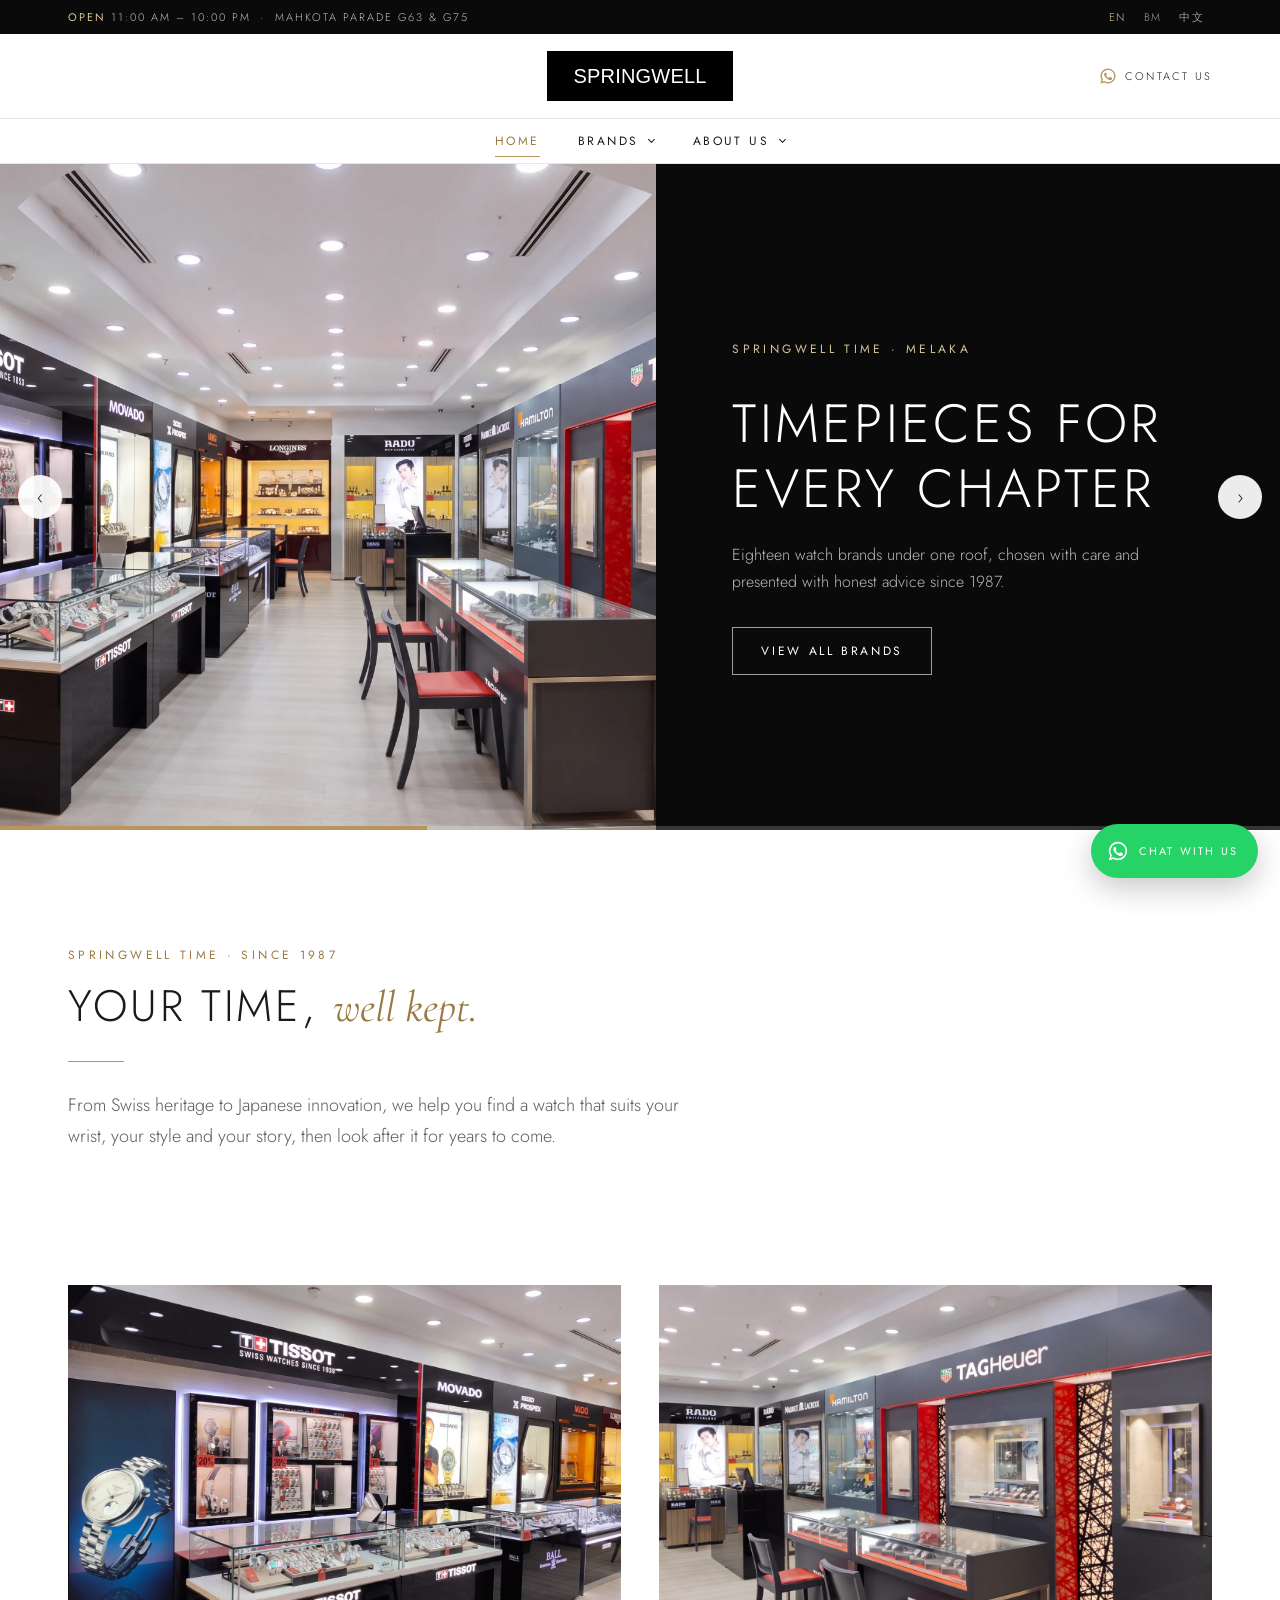
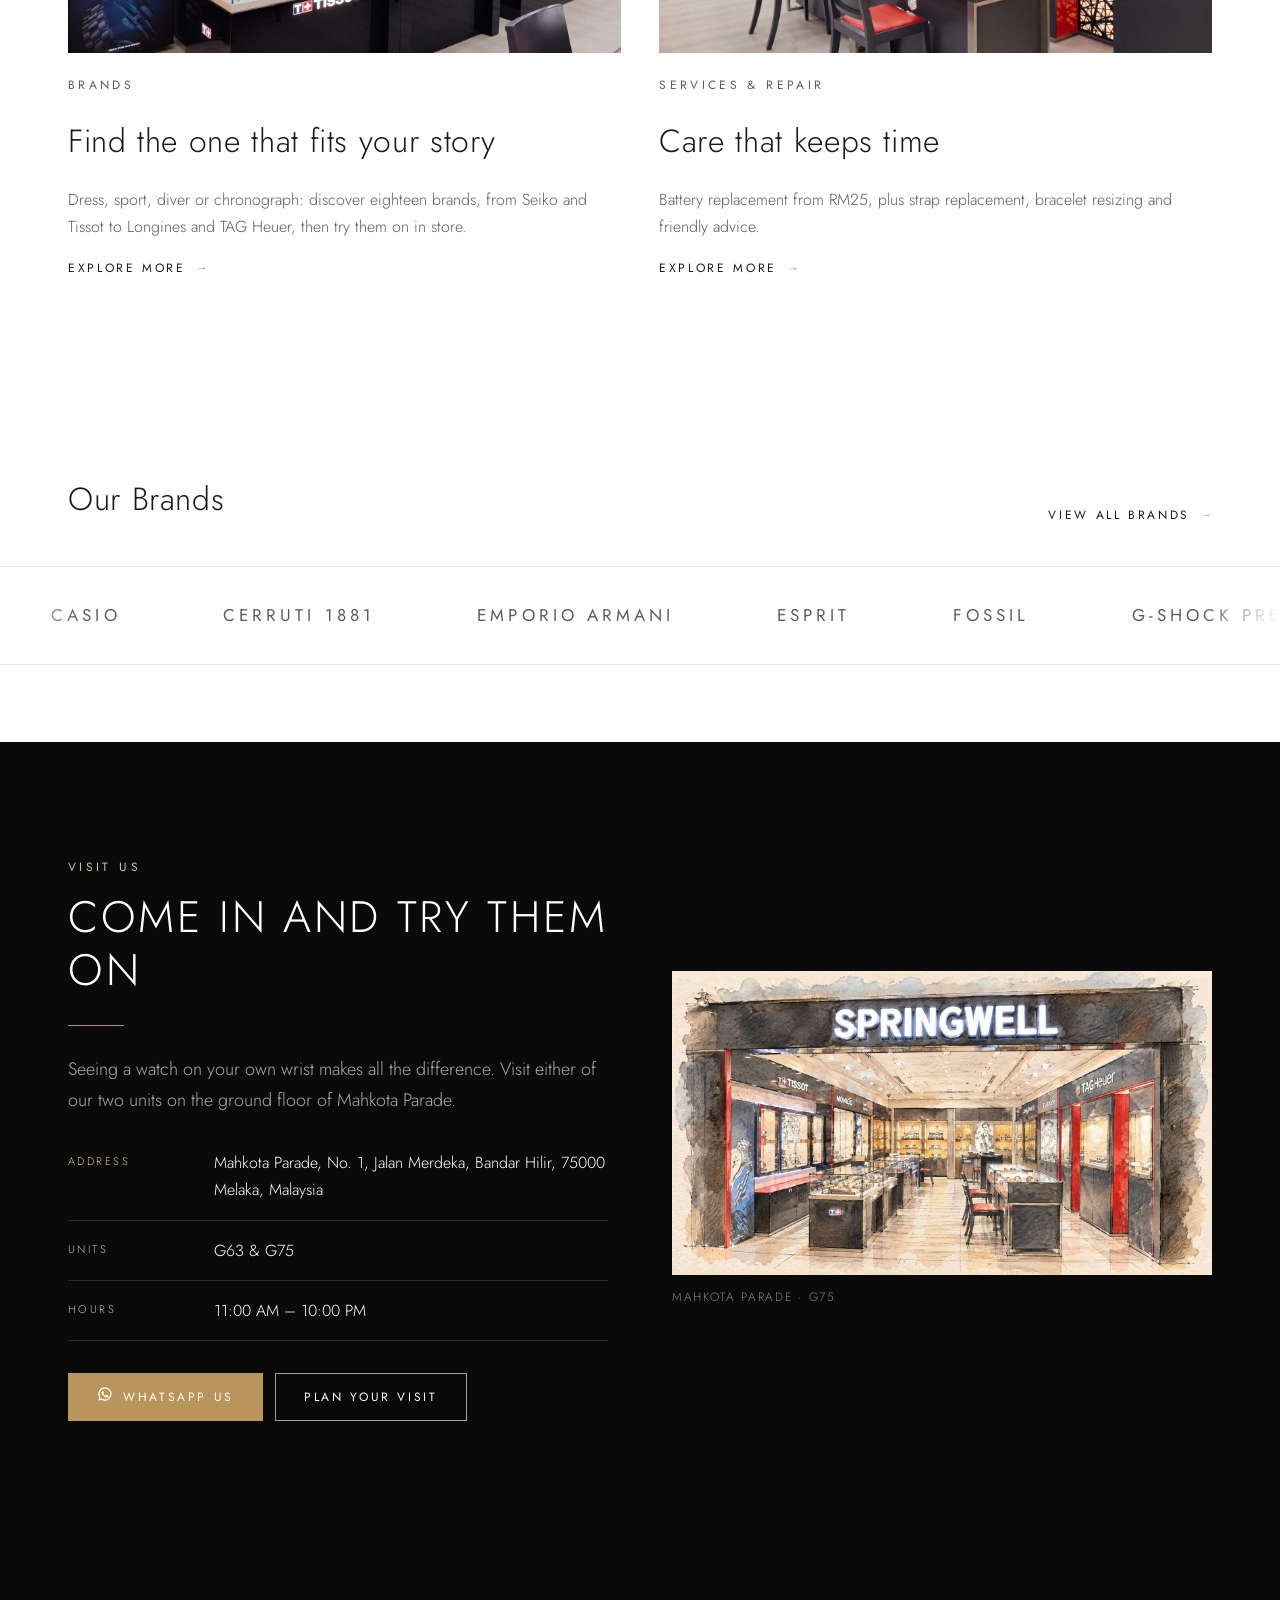
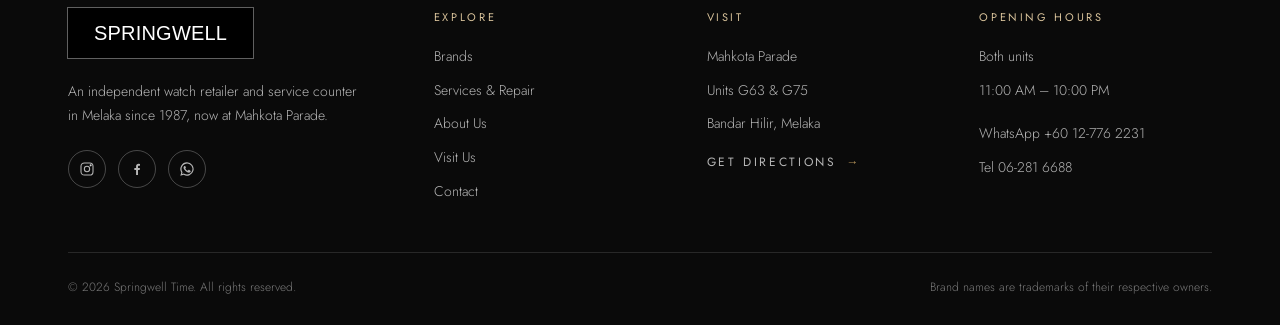
<file: index.html>
<!doctype html>
<html lang="en">
<head>
  <meta charset="utf-8">
  <meta name="viewport" content="width=device-width, initial-scale=1">
  <title>Springwell Time | Watches & Service in Melaka</title>
  <meta name="description" content="Springwell Time — watch retailer and service counter at Mahkota Parade, Melaka. Seiko, Tissot, Longines, TAG Heuer, Rado, Hamilton and more. Battery replacement from RM25.">
  <link rel="icon" href="images/favicon.svg" type="image/svg+xml">
  <link rel="preconnect" href="https://fonts.googleapis.com">
  <link rel="preconnect" href="https://fonts.gstatic.com" crossorigin>
  <link href="https://fonts.googleapis.com/css2?family=Cormorant+Garamond:ital,wght@1,400&family=Jost:wght@300;400&display=swap" rel="stylesheet">
  <link rel="stylesheet" href="css/styles.css">
  <script src="js/config.js" defer></script>
  <script src="js/i18n.js" defer></script>
  <script src="js/data.js" defer></script>
  <script src="js/main.js" defer></script>
</head>
<body data-page="home" data-title="title.home">

<main id="main">

  <!-- HERO SLIDER — to use a photo, add data-img="images/hero-1.jpg" to the .ph element -->
  <section class="hero" aria-roledescription="carousel">
    <div class="hero__track">
      <div class="hero__slide">
        <div class="hero__media"><div class="ph ph--dark" data-img="images/store-g75-photo.webp" data-alt="Inside Springwell Time, unit G75"></div></div>
        <div class="hero__copy">
          <p class="eyebrow" data-i18n="hero.1.eyebrow"></p>
          <h1 class="display" data-i18n="hero.1.title"></h1>
          <p data-i18n="hero.1.text"></p>
          <div><a class="btn btn--light" href="brands.html" data-i18n="cta.viewBrands"></a></div>
        </div>
      </div>
      <div class="hero__slide">
        <div class="hero__media"><div class="ph ph--dark" data-img="images/store-g63-photo.webp" data-alt="Inside Springwell Time, unit G63"></div></div>
        <div class="hero__copy">
          <p class="eyebrow" data-i18n="hero.3.eyebrow"></p>
          <h2 class="display" data-i18n="hero.3.title"></h2>
          <p data-i18n="hero.3.text"></p>
          <div><a class="btn btn--light" href="visit.html" data-i18n="cta.visit"></a></div>
        </div>
      </div>
      <div class="hero__slide">
        <div class="hero__media"><div class="ph ph--dark" data-img="images/service-counter.jpg" data-alt="Inspecting a watch at the Springwell Time service counter"></div></div>
        <div class="hero__copy">
          <p class="eyebrow" data-i18n="hero.2.eyebrow"></p>
          <h2 class="display" data-i18n="hero.2.title"></h2>
          <p data-i18n="hero.2.text"></p>
          <div><a class="btn btn--light" href="services.html" data-i18n="cta.services"></a></div>
        </div>
      </div>
    </div>
    <button class="hero__ctrl hero__ctrl--prev" type="button" aria-label="Previous slide">‹</button>
    <button class="hero__ctrl hero__ctrl--next" type="button" aria-label="Next slide">›</button>
    <div class="hero__progress"></div>
  </section>

  <!-- STATEMENT -->
  <section class="section">
    <div class="wrap statement reveal">
      <p class="eyebrow" data-i18n="home.statement.eyebrow"></p>
      <h2 class="display" data-i18n-html="home.statement"></h2>
      <hr class="rule">
      <p class="lead" data-i18n="home.statement.text"></p>
    </div>
  </section>

  <!-- STORY CARDS -->
  <section class="section" style="padding-top:0">
    <div class="wrap cards-2">
      <a class="card reveal" href="brands.html">
        <div class="ph ratio-3-2" data-img="images/store-tissot.jpg" data-alt="Tissot, Movado, Seiko and Mido displays at Springwell Time"></div>
        <p class="eyebrow" data-i18n="home.card1.eyebrow"></p>
        <h3 class="h2" data-i18n="home.card1.title"></h3>
        <p data-i18n="home.card1.text"></p>
        <span class="link-arrow" data-i18n="cta.explore"></span>
      </a>
      <a class="card reveal" href="services.html">
        <div class="ph ratio-3-2" data-img="images/store-tagheuer.jpg" data-alt="TAG Heuer, Hamilton, Maurice Lacroix and Rado displays at Springwell Time"></div>
        <p class="eyebrow" data-i18n="home.card2.eyebrow"></p>
        <h3 class="h2" data-i18n="home.card2.title"></h3>
        <p data-i18n="home.card2.text"></p>
        <span class="link-arrow" data-i18n="cta.explore"></span>
      </a>
    </div>
  </section>

  <!-- BRANDS STRIP -->
  <section class="section--tight">
    <div class="wrap section-head">
      <h2 class="h2" data-i18n="home.brands.title"></h2>
      <a class="link-arrow" href="brands.html" data-i18n="cta.viewBrands"></a>
    </div>
    <div class="marquee" data-render="marquee"></div>
  </section>

  <!-- VISIT -->
  <section class="section section--black">
    <div class="wrap info-split">
      <div class="reveal">
        <p class="eyebrow" style="color:var(--gold-soft)" data-i18n="home.visit.eyebrow"></p>
        <h2 class="display" data-i18n="home.visit.title"></h2>
        <hr class="rule">
        <p class="lead" data-i18n="home.visit.text"></p>
        <ul class="info-list">
          <li><span class="k" data-i18n="info.address"></span><span data-site="address"></span></li>
          <li><span class="k" data-i18n="info.units"></span><span>G63 &amp; G75</span></li>
          <li><span class="k" data-i18n="info.hours"></span><span data-site="hours"></span></li>
        </ul>
        <div class="btn-row">
          <a class="btn btn--gold" data-wa="wa.general" href="#"><span data-icon="wa"></span><span data-i18n="cta.whatsapp"></span></a>
          <a class="btn btn--light" href="visit.html" data-i18n="cta.visit"></a>
        </div>
      </div>
      <figure class="photo reveal">
        <div class="ph ph--dark ratio-16-9" data-img="images/store-g75.jpg" data-alt="Springwell Time store, unit G75"></div>
        <figcaption>Mahkota Parade · G75</figcaption>
      </figure>
    </div>
  </section>

</main>
</body>
</html>
</file>
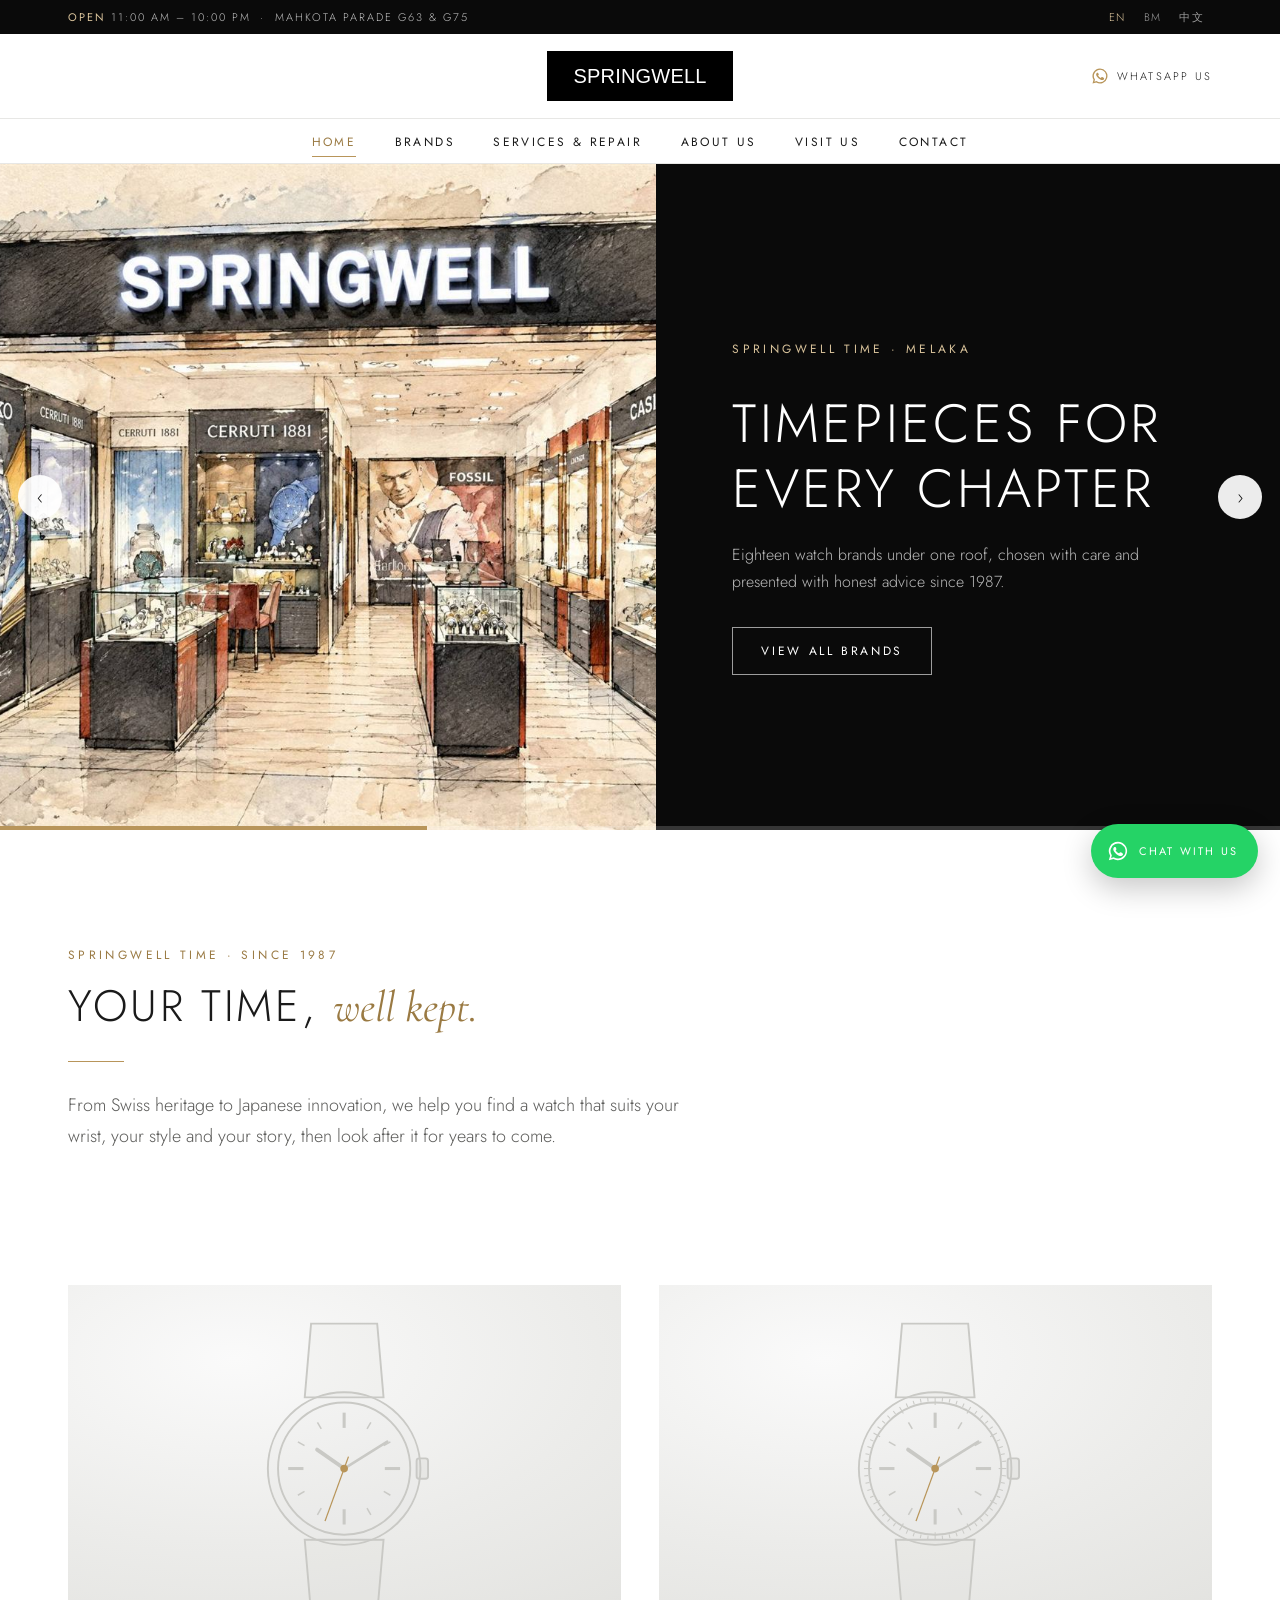
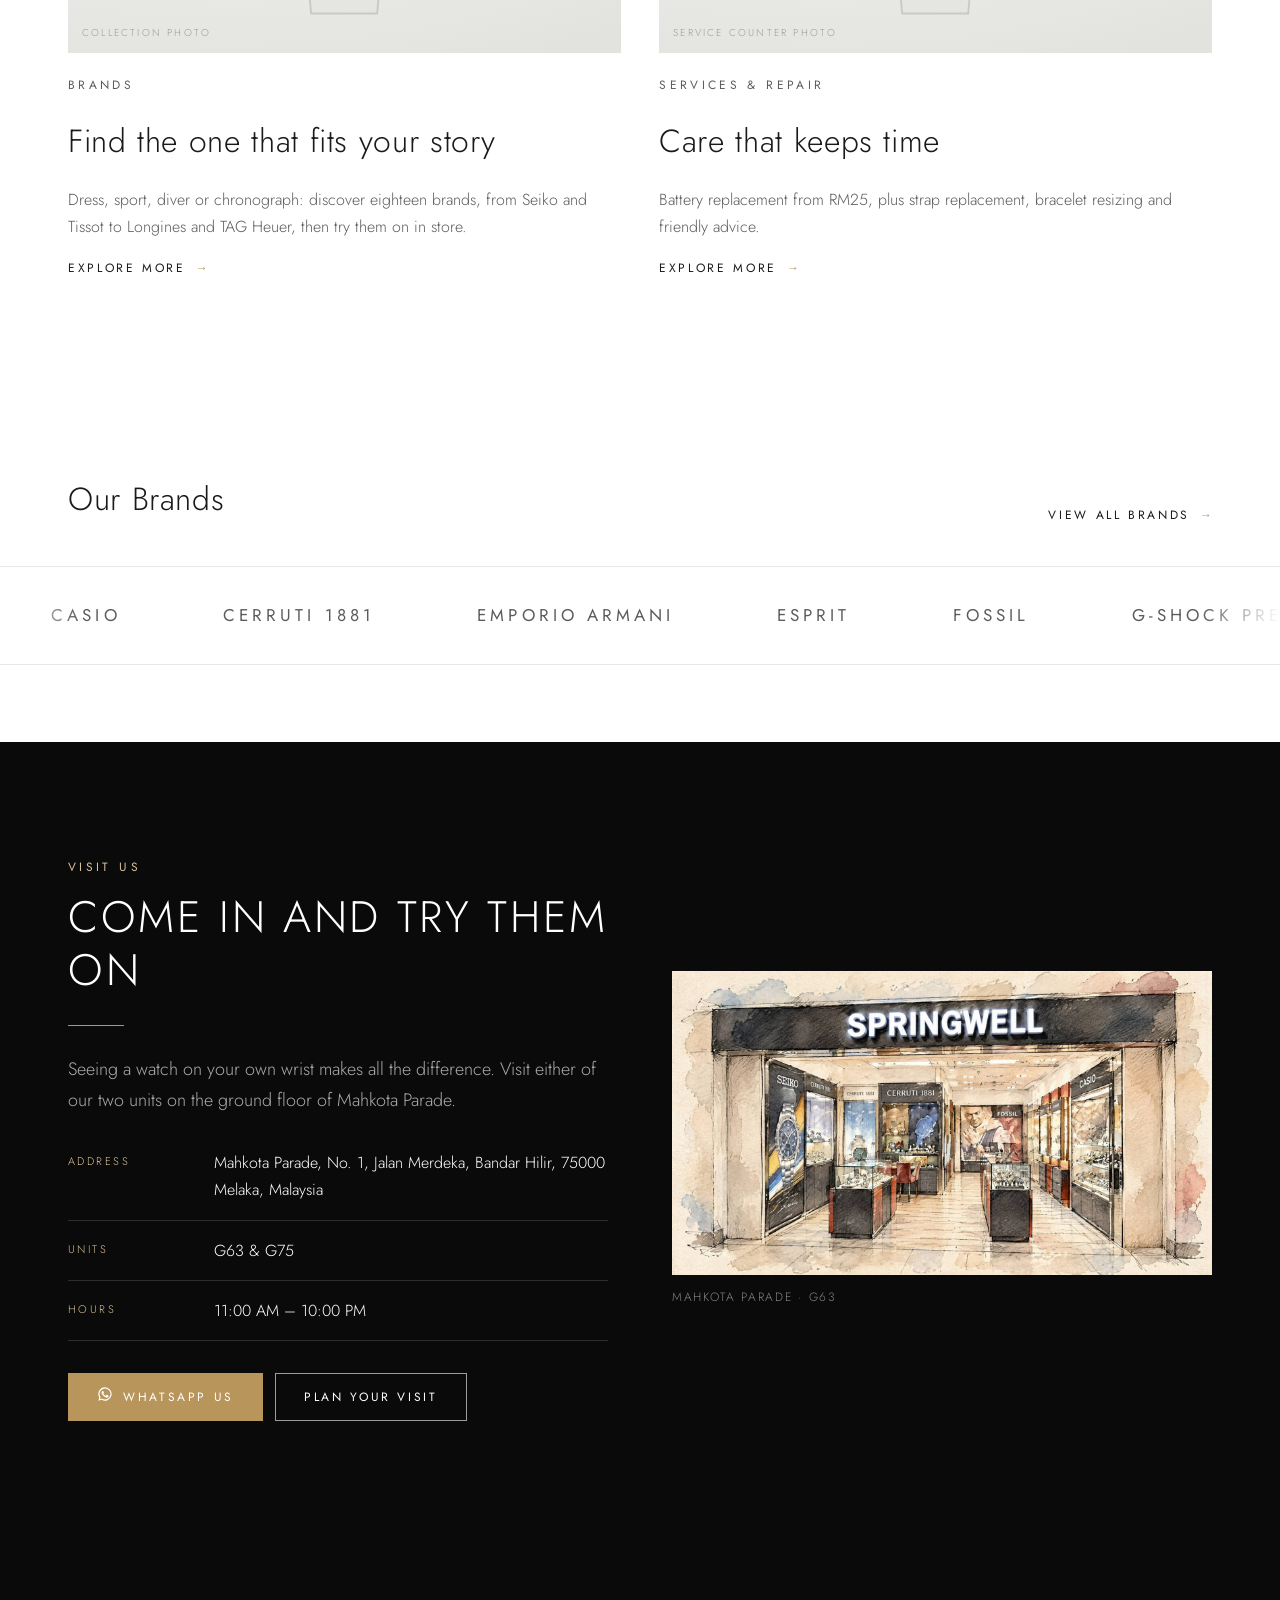
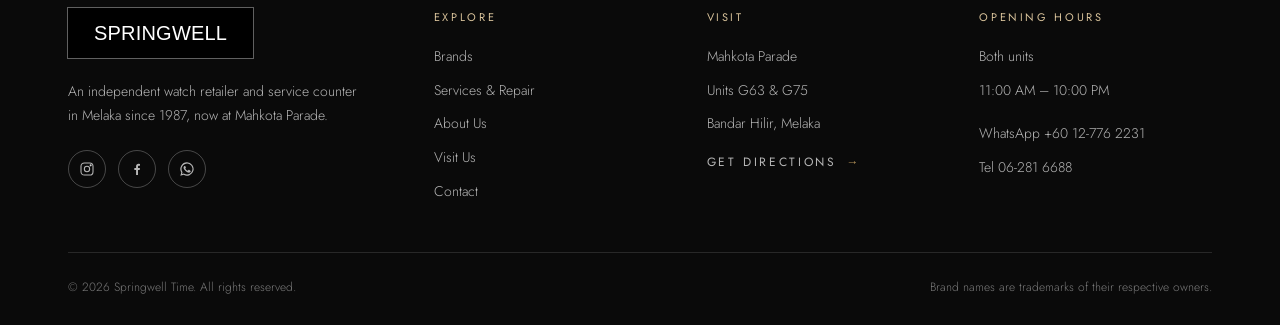
<file: Springwell Website (just website)/index.html>
<!doctype html>
<html lang="en">
<head>
  <meta charset="utf-8">
  <meta name="viewport" content="width=device-width, initial-scale=1">
  <title>Springwell Time | Watches & Service in Melaka</title>
  <meta name="description" content="Springwell Time — watch retailer and service counter at Mahkota Parade, Melaka. Seiko, Tissot, Longines, TAG Heuer, Rado, Hamilton and more. Battery replacement from RM25.">
  <link rel="icon" href="images/favicon.svg" type="image/svg+xml">
  <link rel="preconnect" href="https://fonts.googleapis.com">
  <link rel="preconnect" href="https://fonts.gstatic.com" crossorigin>
  <link href="https://fonts.googleapis.com/css2?family=Cormorant+Garamond:ital,wght@1,400&family=Jost:wght@300;400&display=swap" rel="stylesheet">
  <link rel="stylesheet" href="css/styles.css">
  <script src="js/config.js" defer></script>
  <script src="js/i18n.js" defer></script>
  <script src="js/data.js" defer></script>
  <script src="js/main.js" defer></script>
</head>
<body data-page="home" data-title="title.home">

<main id="main">

  <!-- HERO SLIDER — to use a photo, add data-img="images/hero-1.jpg" to the .ph element -->
  <section class="hero" aria-roledescription="carousel">
    <div class="hero__track">
      <div class="hero__slide">
        <div class="hero__media"><div class="ph ph--dark" data-img="images/store-g63.jpg" data-alt="Springwell Time store, unit G63"></div></div>
        <div class="hero__copy">
          <p class="eyebrow" data-i18n="hero.1.eyebrow"></p>
          <h1 class="display" data-i18n="hero.1.title"></h1>
          <p data-i18n="hero.1.text"></p>
          <div><a class="btn btn--light" href="brands.html" data-i18n="cta.viewBrands"></a></div>
        </div>
      </div>
      <div class="hero__slide">
        <div class="hero__media"><div class="ph ph--dark" data-img="images/service-counter.jpg" data-alt="Inspecting a watch at the Springwell Time service counter"></div></div>
        <div class="hero__copy">
          <p class="eyebrow" data-i18n="hero.2.eyebrow"></p>
          <h2 class="display" data-i18n="hero.2.title"></h2>
          <p data-i18n="hero.2.text"></p>
          <div><a class="btn btn--light" href="services.html" data-i18n="cta.services"></a></div>
        </div>
      </div>
      <div class="hero__slide">
        <div class="hero__media"><div class="ph ph--dark" data-img="images/store-g75.jpg" data-alt="Springwell Time store at Mahkota Parade"></div></div>
        <div class="hero__copy">
          <p class="eyebrow" data-i18n="hero.3.eyebrow"></p>
          <h2 class="display" data-i18n="hero.3.title"></h2>
          <p data-i18n="hero.3.text"></p>
          <div><a class="btn btn--light" href="visit.html" data-i18n="cta.visit"></a></div>
        </div>
      </div>
    </div>
    <button class="hero__ctrl hero__ctrl--prev" type="button" aria-label="Previous slide">‹</button>
    <button class="hero__ctrl hero__ctrl--next" type="button" aria-label="Next slide">›</button>
    <div class="hero__progress"></div>
  </section>

  <!-- STATEMENT -->
  <section class="section">
    <div class="wrap statement reveal">
      <p class="eyebrow" data-i18n="home.statement.eyebrow"></p>
      <h2 class="display" data-i18n-html="home.statement"></h2>
      <hr class="rule">
      <p class="lead" data-i18n="home.statement.text"></p>
    </div>
  </section>

  <!-- STORY CARDS -->
  <section class="section" style="padding-top:0">
    <div class="wrap cards-2">
      <a class="card reveal" href="brands.html">
        <div class="ph ratio-3-2" data-ph="Collection photo" data-img=""></div>
        <p class="eyebrow" data-i18n="home.card1.eyebrow"></p>
        <h3 class="h2" data-i18n="home.card1.title"></h3>
        <p data-i18n="home.card1.text"></p>
        <span class="link-arrow" data-i18n="cta.explore"></span>
      </a>
      <a class="card reveal" href="services.html">
        <div class="ph ratio-3-2" data-ph="Service counter photo" data-variant="1" data-img=""></div>
        <p class="eyebrow" data-i18n="home.card2.eyebrow"></p>
        <h3 class="h2" data-i18n="home.card2.title"></h3>
        <p data-i18n="home.card2.text"></p>
        <span class="link-arrow" data-i18n="cta.explore"></span>
      </a>
    </div>
  </section>

  <!-- BRANDS STRIP -->
  <section class="section--tight">
    <div class="wrap section-head">
      <h2 class="h2" data-i18n="home.brands.title"></h2>
      <a class="link-arrow" href="brands.html" data-i18n="cta.viewBrands"></a>
    </div>
    <div class="marquee" data-render="marquee"></div>
  </section>

  <!-- VISIT -->
  <section class="section section--black">
    <div class="wrap info-split">
      <div class="reveal">
        <p class="eyebrow" style="color:var(--gold-soft)" data-i18n="home.visit.eyebrow"></p>
        <h2 class="display" data-i18n="home.visit.title"></h2>
        <hr class="rule">
        <p class="lead" data-i18n="home.visit.text"></p>
        <ul class="info-list">
          <li><span class="k" data-i18n="info.address"></span><span data-site="address"></span></li>
          <li><span class="k" data-i18n="info.units"></span><span>G63 &amp; G75</span></li>
          <li><span class="k" data-i18n="info.hours"></span><span data-site="hours"></span></li>
        </ul>
        <div class="btn-row">
          <a class="btn btn--gold" data-wa="wa.general" href="#"><span data-icon="wa"></span><span data-i18n="cta.whatsapp"></span></a>
          <a class="btn btn--light" href="visit.html" data-i18n="cta.visit"></a>
        </div>
      </div>
      <figure class="photo reveal">
        <div class="ph ph--dark ratio-16-9" data-img="images/store-g63.jpg" data-alt="Springwell Time store, unit G63"></div>
        <figcaption>Mahkota Parade · G63</figcaption>
      </figure>
    </div>
  </section>

</main>
</body>
</html>
</file>
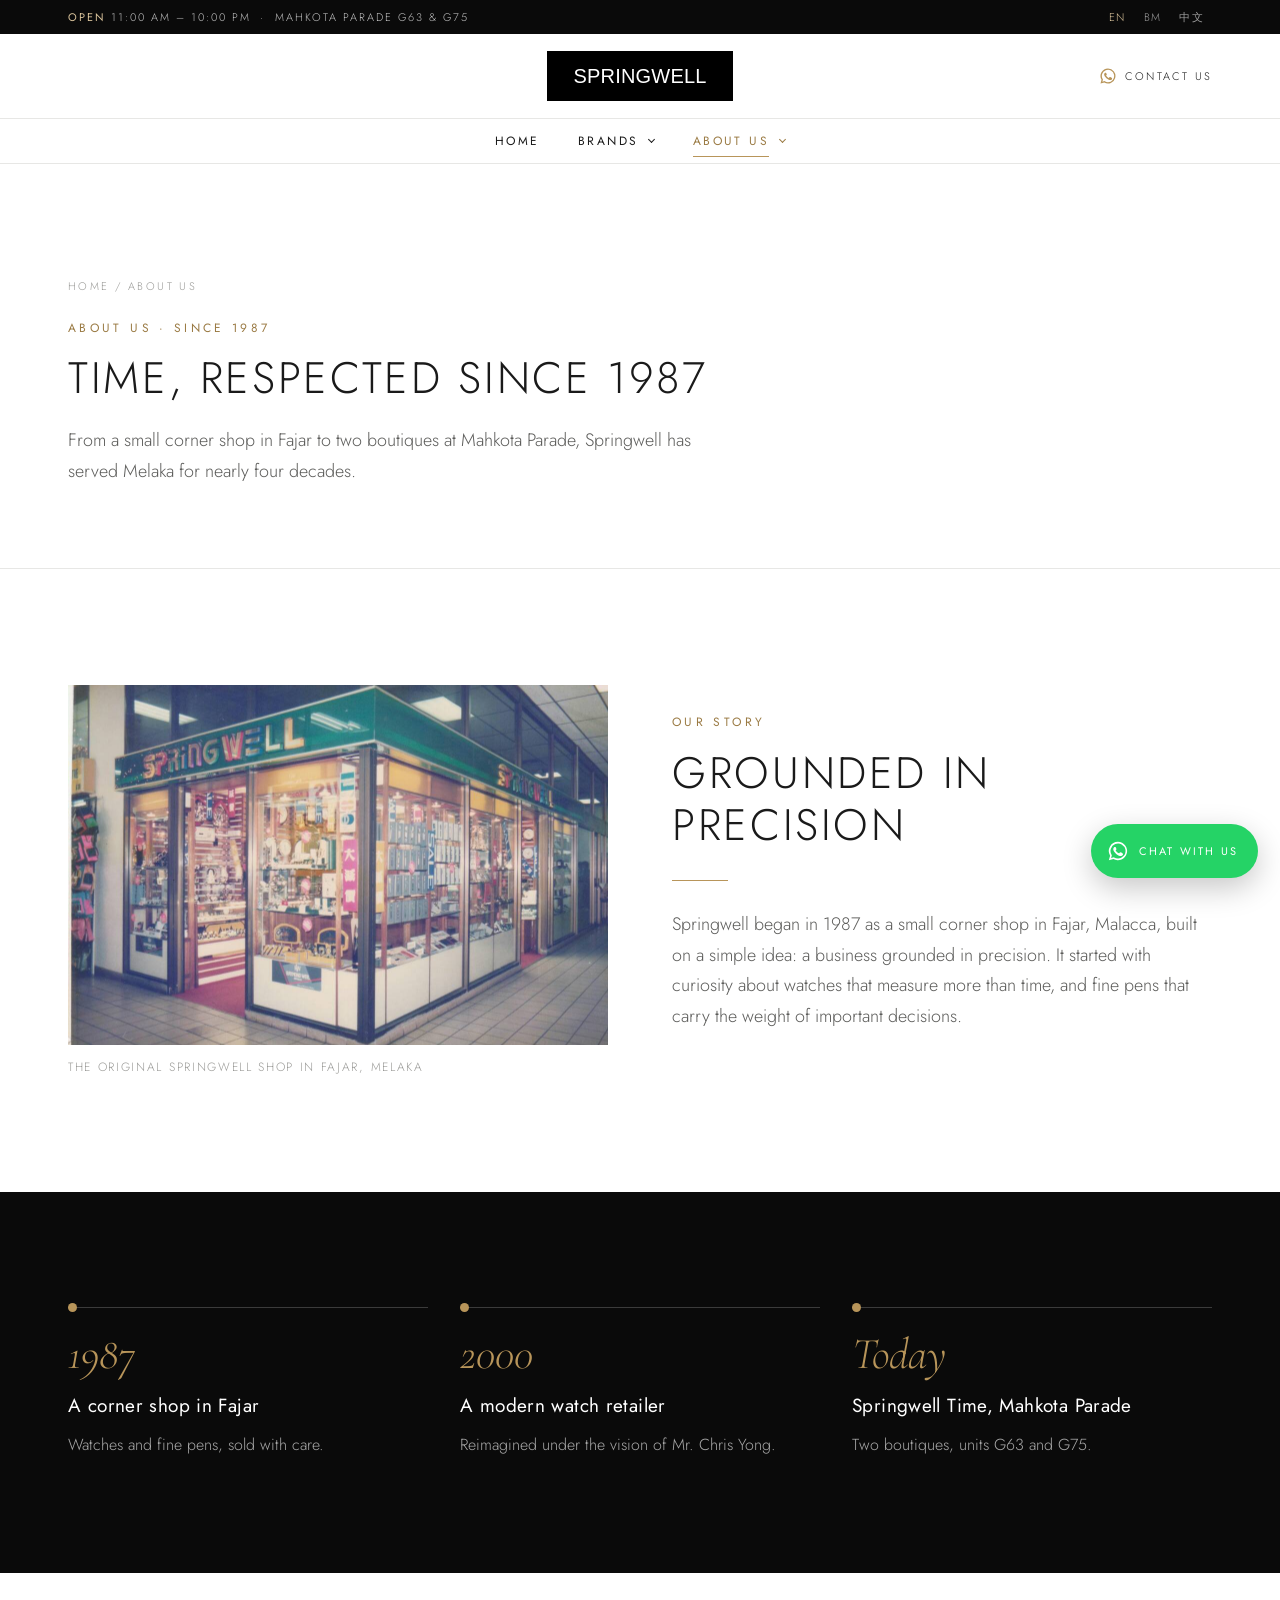
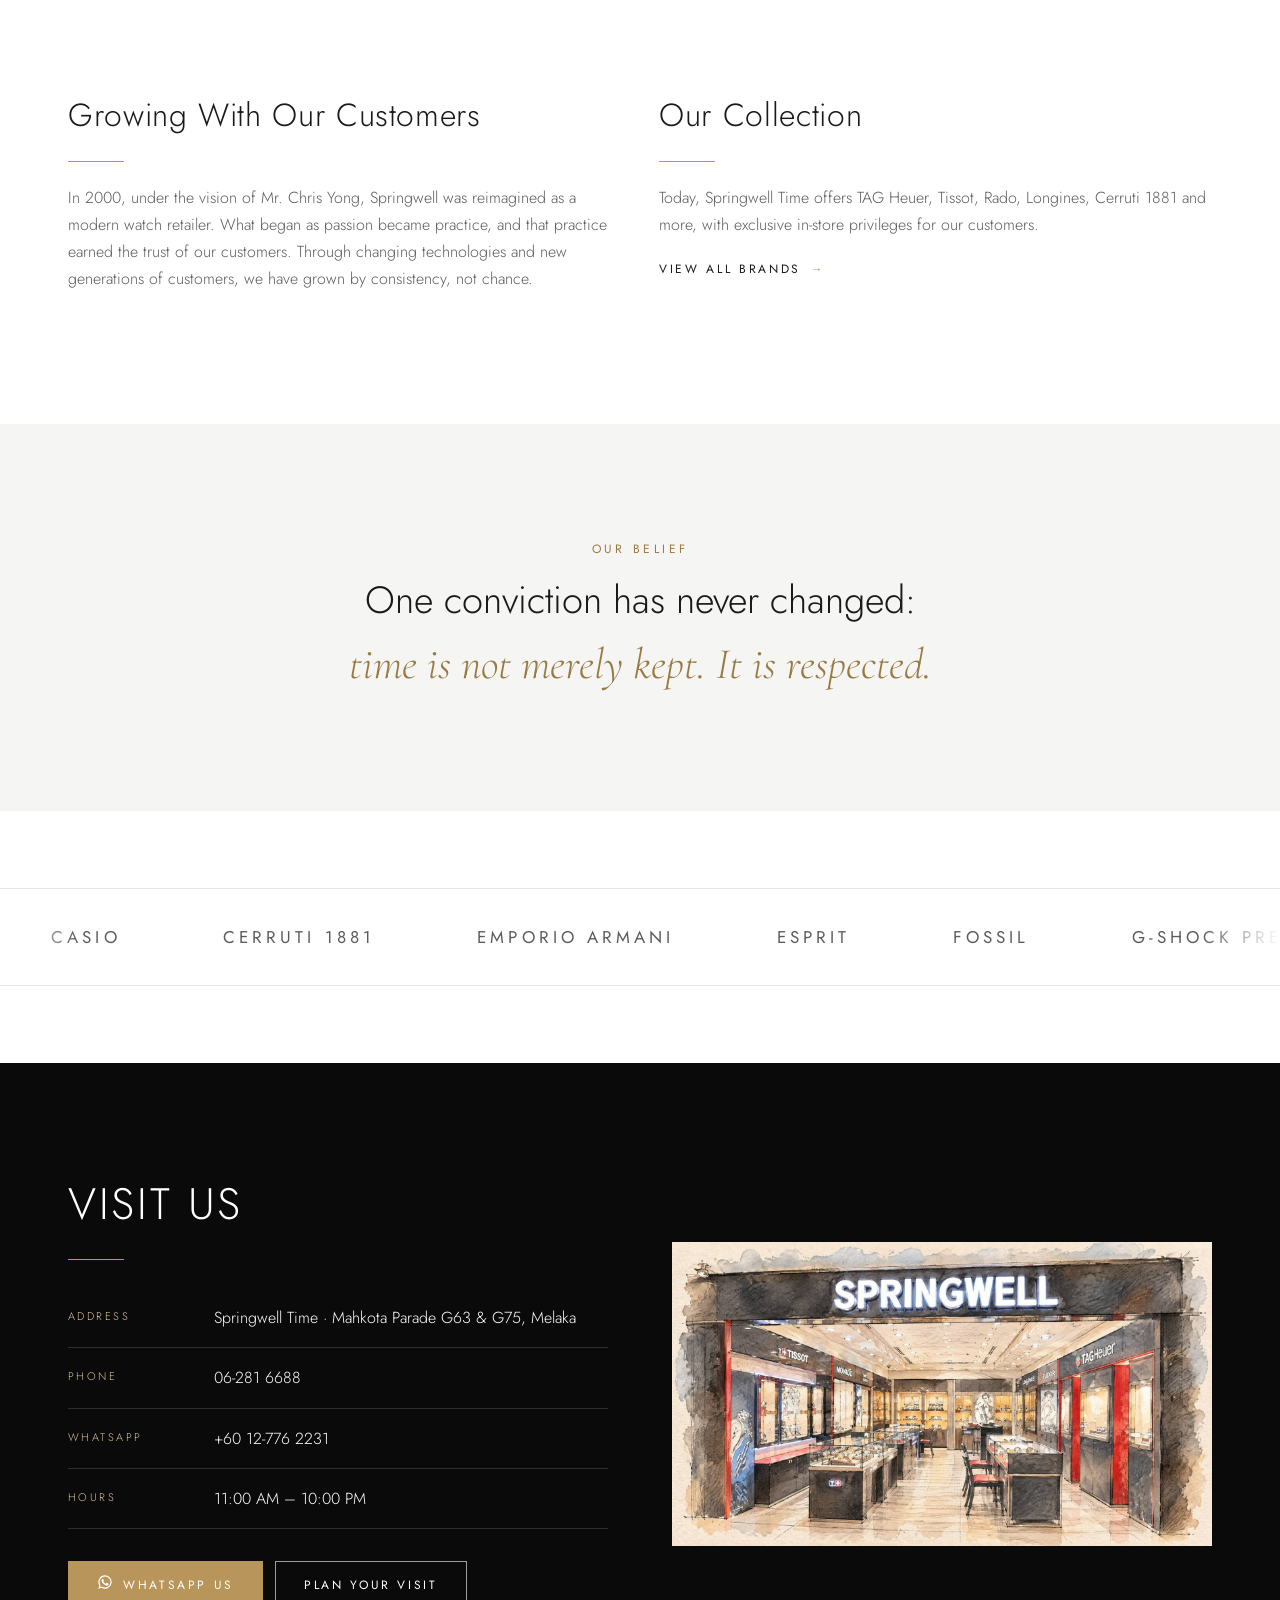
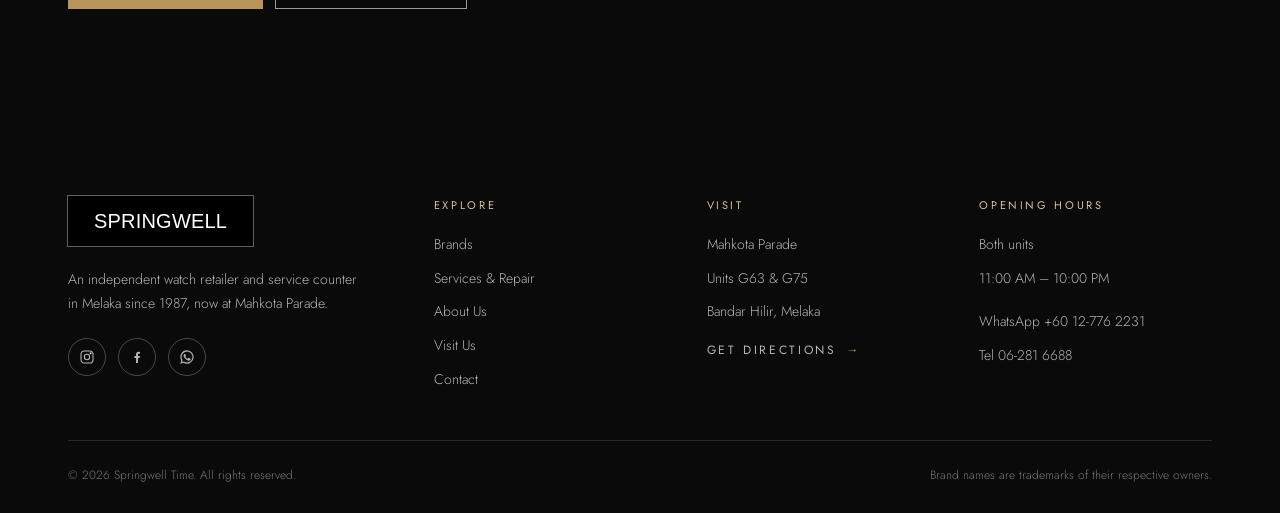
<file: about.html>
<!doctype html>
<html lang="en">
<head>
  <meta charset="utf-8">
  <meta name="viewport" content="width=device-width, initial-scale=1">
  <title>About Us | Springwell Time</title>
  <meta name="description" content="Springwell began in 1987 as a small corner shop in Fajar, Melaka. Today Springwell Time is a watch retailer at Mahkota Parade, Melaka.">
  <link rel="icon" href="images/favicon.svg" type="image/svg+xml">
  <link rel="preconnect" href="https://fonts.googleapis.com">
  <link rel="preconnect" href="https://fonts.gstatic.com" crossorigin>
  <link href="https://fonts.googleapis.com/css2?family=Cormorant+Garamond:ital,wght@1,400&family=Jost:wght@300;400&display=swap" rel="stylesheet">
  <link rel="stylesheet" href="css/styles.css">
  <script src="js/config.js" defer></script>
  <script src="js/i18n.js" defer></script>
  <script src="js/data.js" defer></script>
  <script src="js/main.js" defer></script>
</head>
<body data-page="about" data-title="title.about">

<main id="main">
  <section class="page-hero">
    <div class="wrap">
      <p class="crumbs"><a href="index.html" data-i18n="nav.home"></a> / <span data-i18n="nav.about"></span></p>
      <p class="eyebrow" data-i18n="about.hero.eyebrow"></p>
      <h1 class="display" data-i18n="about.hero.title"></h1>
      <p class="lead" data-i18n="about.hero.lead"></p>
    </div>
  </section>

  <!-- OUR STORY -->
  <section class="section">
    <div class="wrap info-split">
      <figure class="photo reveal">
        <div class="ph ratio-3-2" data-img="images/about-fajar-1987.jpg" data-alt="The original Springwell shop in Fajar, Melaka"></div>
        <figcaption data-i18n="about.photo.caption"></figcaption>
      </figure>
      <div class="reveal">
        <p class="eyebrow" data-i18n="about.story.eyebrow"></p>
        <h2 class="display" data-i18n="about.story.title"></h2>
        <hr class="rule">
        <p class="lead" data-i18n="about.story.p1"></p>
      </div>
    </div>
  </section>

  <!-- TIMELINE -->
  <section class="section section--black">
    <div class="wrap">
      <ol class="timeline">
        <li class="reveal"><span class="timeline__year">1987</span><h3 class="h3" data-i18n="about.t1.title"></h3><p data-i18n="about.t1.text"></p></li>
        <li class="reveal"><span class="timeline__year">2000</span><h3 class="h3" data-i18n="about.t2.title"></h3><p data-i18n="about.t2.text"></p></li>
        <li class="reveal"><span class="timeline__year" data-i18n="about.t3.year"></span><h3 class="h3" data-i18n="about.t3.title"></h3><p data-i18n="about.t3.text"></p></li>
      </ol>
    </div>
  </section>

  <!-- GROWING + COLLECTION -->
  <section class="section">
    <div class="wrap cards-2">
      <div class="reveal">
        <h2 class="h2" data-i18n="about.grow.title"></h2>
        <hr class="rule" style="margin:0 0 22px">
        <p class="muted" data-i18n="about.grow.text"></p>
      </div>
      <div class="reveal">
        <h2 class="h2" data-i18n="about.coll.title"></h2>
        <hr class="rule" style="margin:0 0 22px">
        <p class="muted" data-i18n="about.coll.text"></p>
        <a class="link-arrow" href="brands.html" data-i18n="cta.viewBrands"></a>
      </div>
    </div>
  </section>

  <!-- BELIEF -->
  <section class="section section--grey">
    <div class="wrap belief reveal">
      <p class="eyebrow" data-i18n="about.belief.eyebrow"></p>
      <p class="belief__quote" data-i18n-html="about.belief"></p>
    </div>
  </section>

  <section class="section--tight">
    <div class="marquee" data-render="marquee"></div>
  </section>

  <!-- VISIT -->
  <section class="section section--black">
    <div class="wrap info-split">
      <div class="reveal">
        <h2 class="display" data-i18n="about.visit.title"></h2>
        <hr class="rule">
        <ul class="info-list">
          <li><span class="k" data-i18n="info.address"></span><span>Springwell Time · Mahkota Parade G63 &amp; G75, Melaka</span></li>
          <li><span class="k" data-i18n="info.phone"></span><a data-tel href="#"></a></li>
          <li><span class="k" data-i18n="info.whatsapp"></span><a data-wa="wa.general" href="#" data-site="phoneDisplay"></a></li>
          <li><span class="k" data-i18n="info.hours"></span><span data-site="hours"></span></li>
        </ul>
        <div class="btn-row">
          <a class="btn btn--gold" data-wa="wa.general" href="#"><span data-icon="wa"></span><span data-i18n="cta.whatsapp"></span></a>
          <a class="btn btn--light" href="visit.html" data-i18n="cta.visit"></a>
        </div>
      </div>
      <div class="ph ph--dark ratio-16-9 reveal" data-img="images/store-g75.jpg" data-alt="Springwell Time store, unit G75"></div>
    </div>
  </section>
</main>
</body>
</html>
</file>
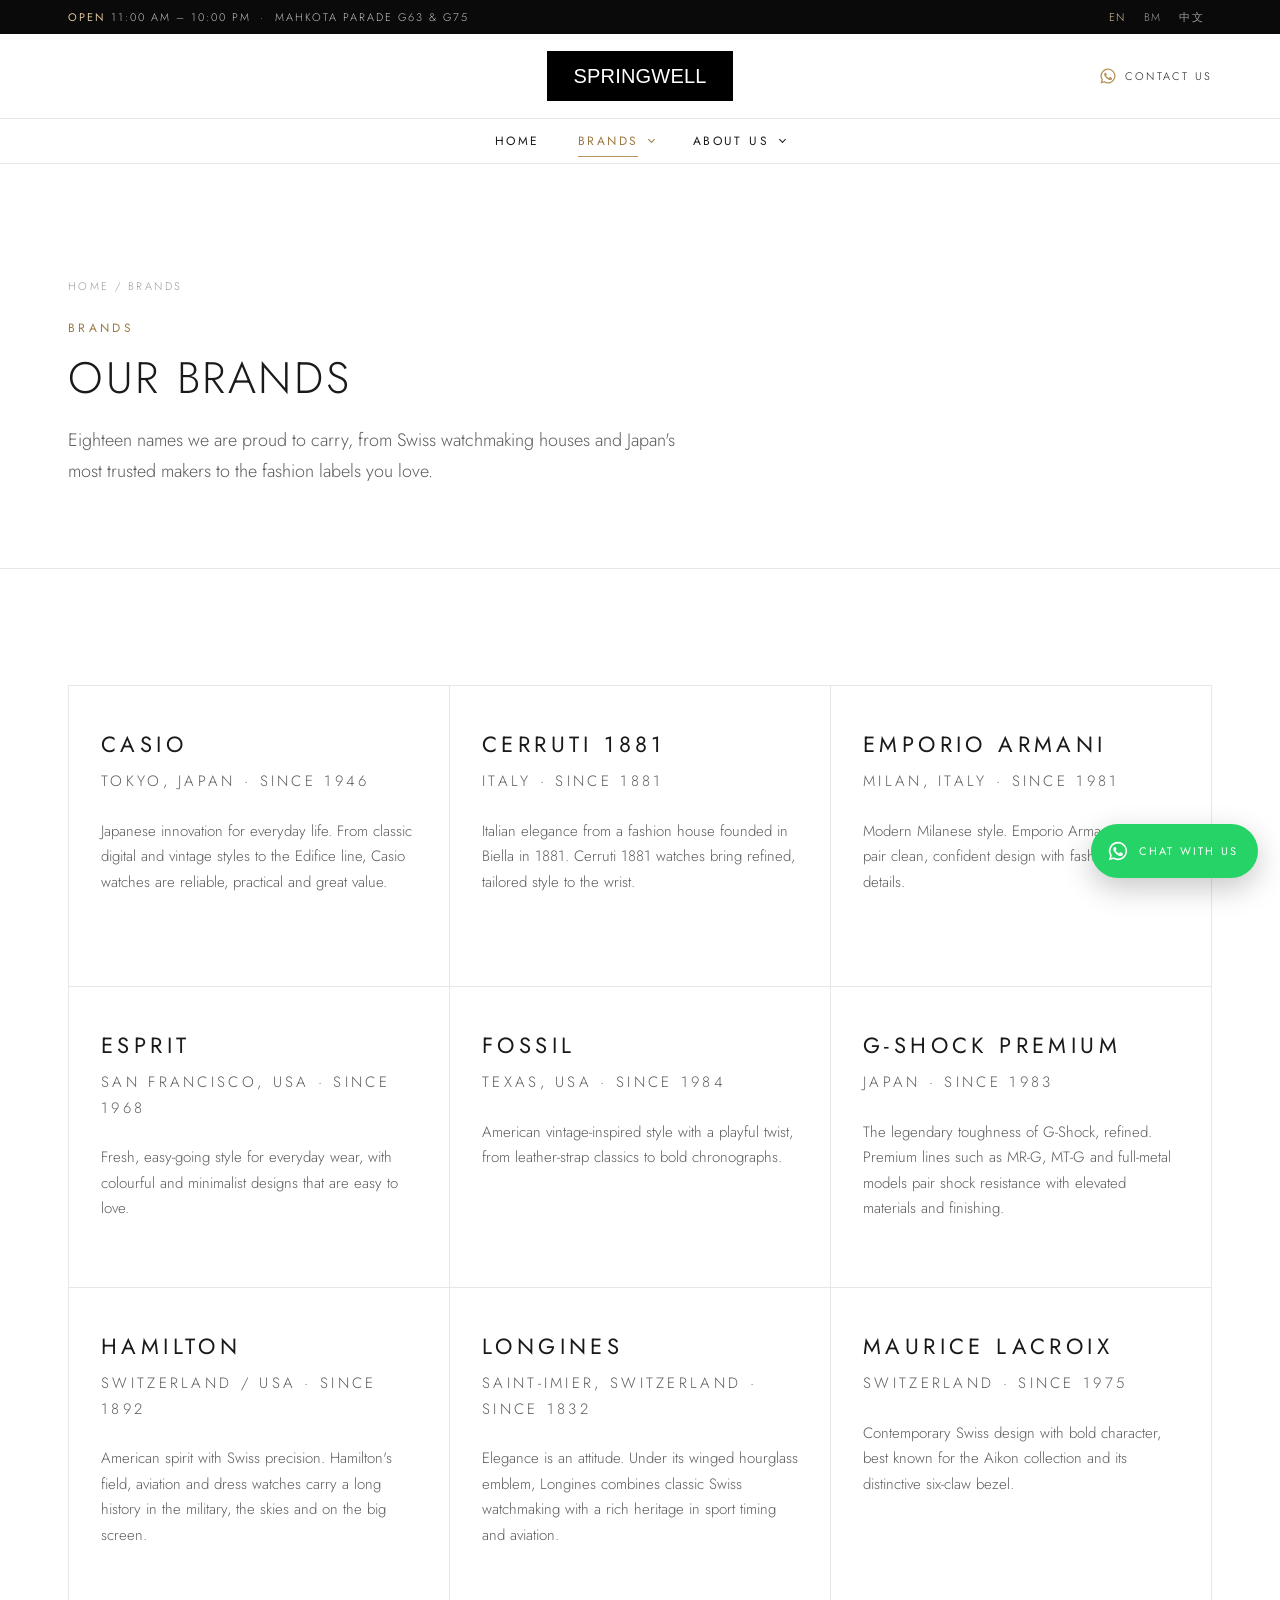
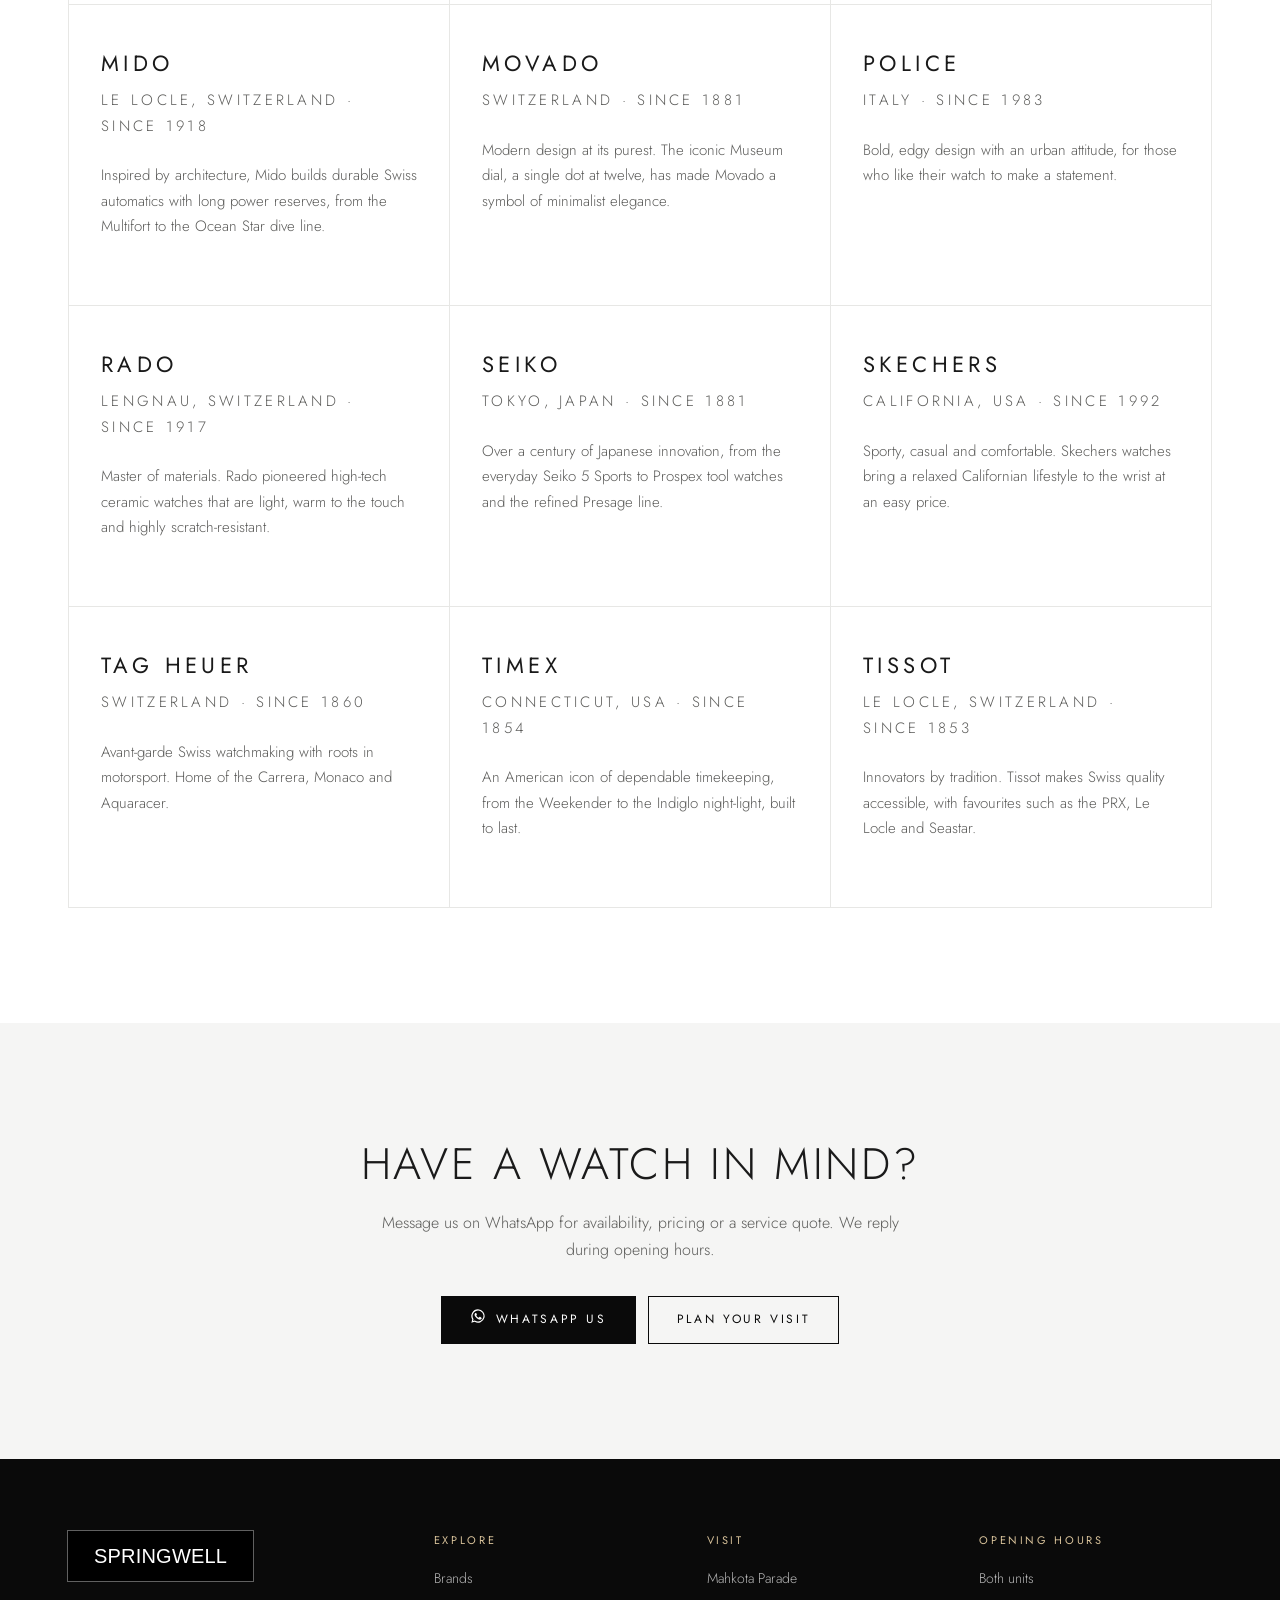
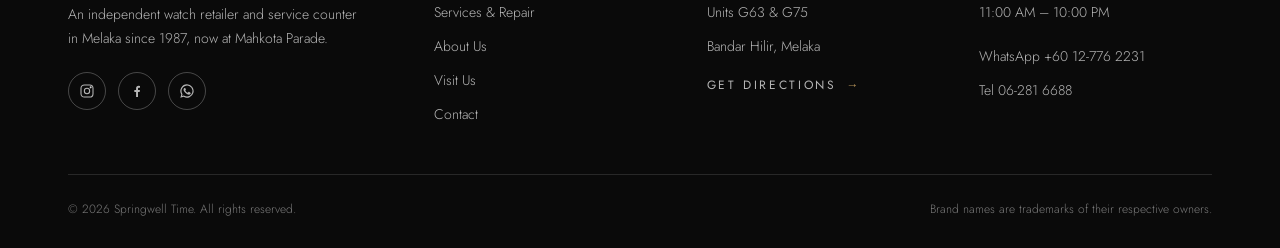
<file: brands.html>
<!doctype html>
<html lang="en">
<head>
  <meta charset="utf-8">
  <meta name="viewport" content="width=device-width, initial-scale=1">
  <title>Our Brands | Springwell Time</title>
  <meta name="description" content="Watch brands at Springwell Time, Melaka: Casio, Cerruti 1881, Emporio Armani, Esprit, Fossil, G-Shock Premium, Hamilton, Longines, Maurice Lacroix, Mido, Movado, Police, Rado, Seiko, Skechers, TAG Heuer, Timex and Tissot.">
  <link rel="icon" href="images/favicon.svg" type="image/svg+xml">
  <link rel="preconnect" href="https://fonts.googleapis.com">
  <link rel="preconnect" href="https://fonts.gstatic.com" crossorigin>
  <link href="https://fonts.googleapis.com/css2?family=Cormorant+Garamond:ital,wght@1,400&family=Jost:wght@300;400&display=swap" rel="stylesheet">
  <link rel="stylesheet" href="css/styles.css">
  <script src="js/config.js" defer></script>
  <script src="js/i18n.js" defer></script>
  <script src="js/data.js" defer></script>
  <script src="js/main.js" defer></script>
</head>
<body data-page="brands" data-title="title.brands">

<main id="main">
  <section class="page-hero">
    <div class="wrap">
      <p class="crumbs"><a href="index.html" data-i18n="nav.home"></a> / <span data-i18n="nav.brands"></span></p>
      <p class="eyebrow" data-i18n="brands.hero.eyebrow"></p>
      <h1 class="display" data-i18n="brands.hero.title"></h1>
      <p class="lead" data-i18n="brands.hero.lead"></p>
    </div>
  </section>

  <section class="section">
    <div class="wrap">
      <div class="brand-grid" data-render="brands"></div>
    </div>
  </section>

  <section class="section section--grey cta-band">
    <div class="wrap reveal">
      <h2 class="display" data-i18n="band.title"></h2>
      <p class="muted" data-i18n="band.text"></p>
      <div class="btn-row">
        <a class="btn" data-wa="wa.general" href="#"><span data-icon="wa"></span><span data-i18n="cta.whatsapp"></span></a>
        <a class="btn btn--ghost" href="visit.html" data-i18n="cta.visit"></a>
      </div>
    </div>
  </section>
</main>
</body>
</html>
</file>
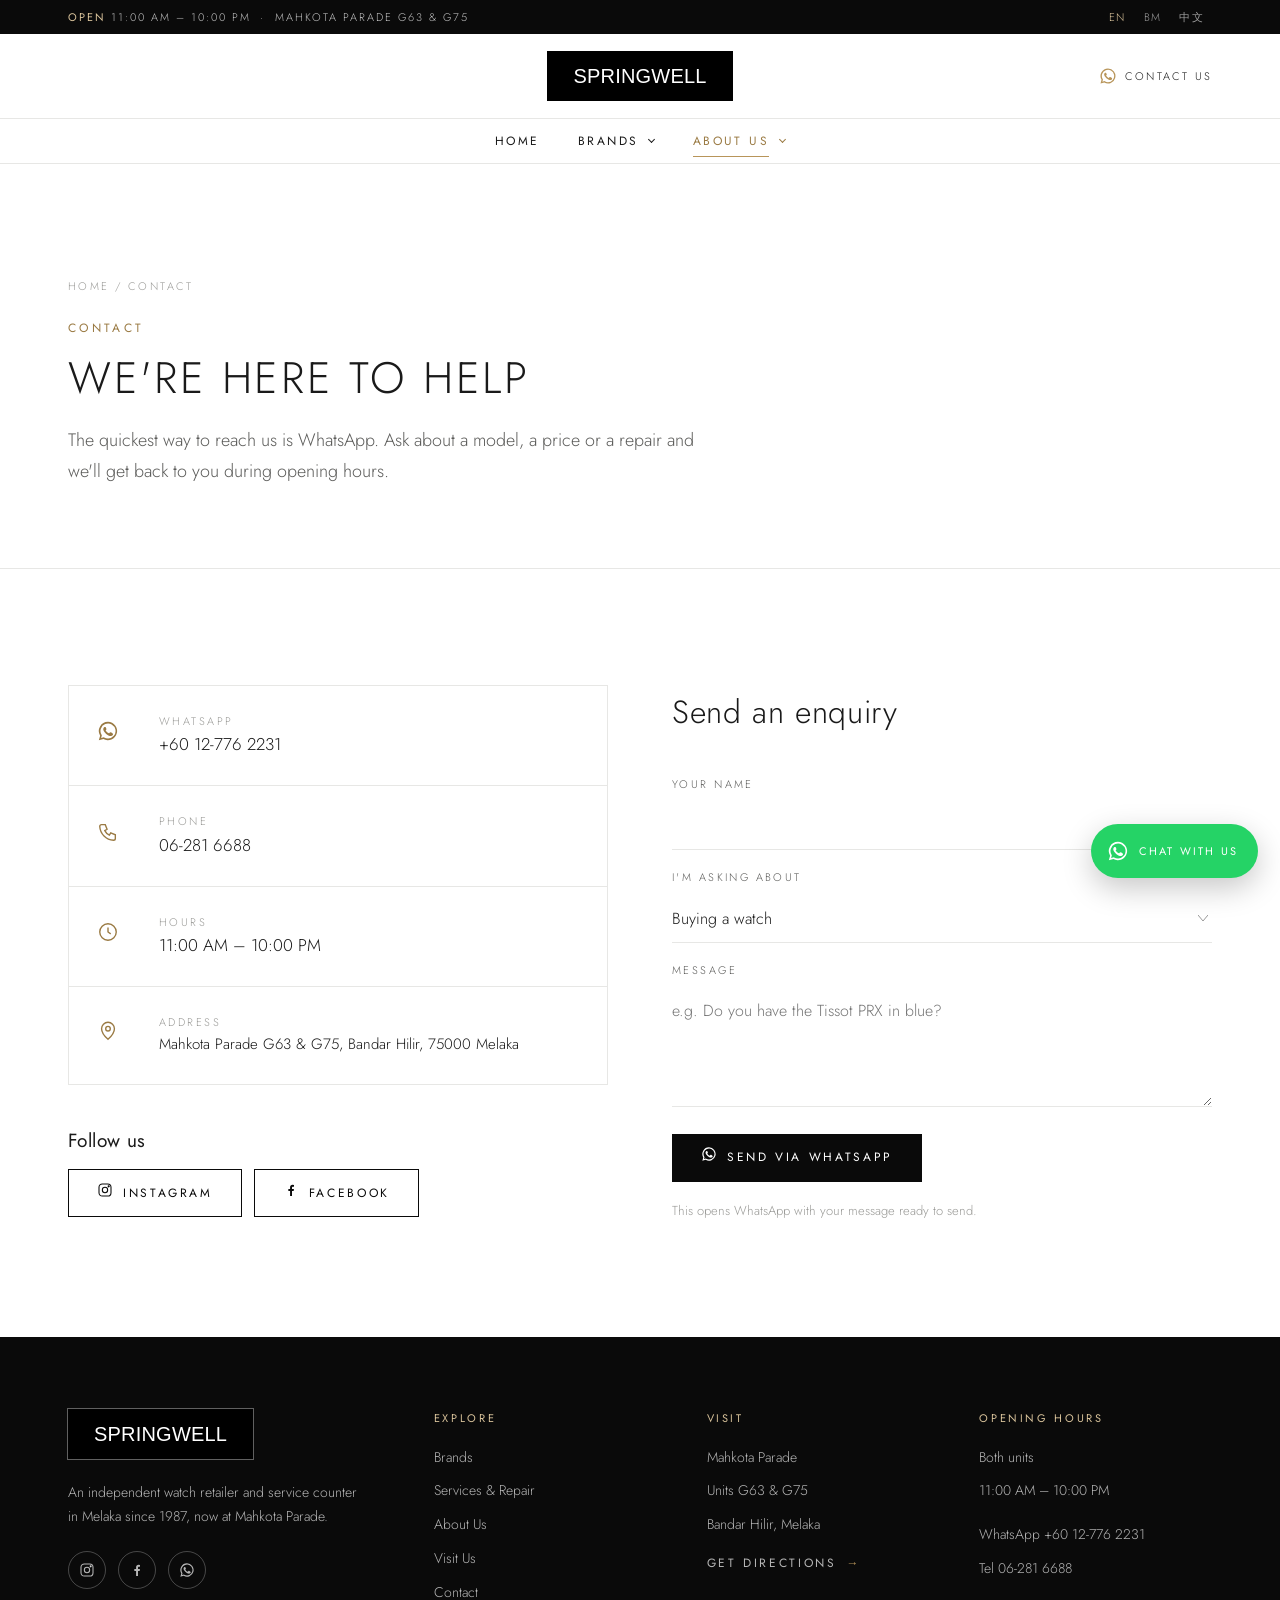
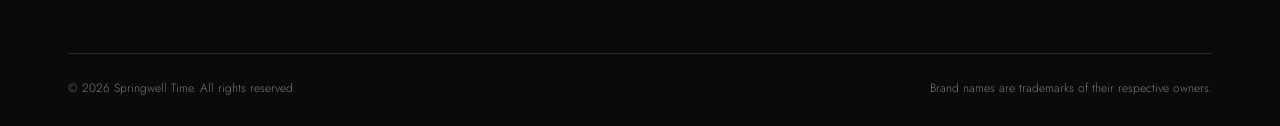
<file: contact.html>
<!doctype html>
<html lang="en">
<head>
  <meta charset="utf-8">
  <meta name="viewport" content="width=device-width, initial-scale=1">
  <title>Contact | Springwell Time</title>
  <meta name="description" content="Contact Springwell Time on WhatsApp for watch prices, availability and service quotes.">
  <link rel="icon" href="images/favicon.svg" type="image/svg+xml">
  <link rel="preconnect" href="https://fonts.googleapis.com">
  <link rel="preconnect" href="https://fonts.gstatic.com" crossorigin>
  <link href="https://fonts.googleapis.com/css2?family=Cormorant+Garamond:ital,wght@1,400&family=Jost:wght@300;400&display=swap" rel="stylesheet">
  <link rel="stylesheet" href="css/styles.css">
  <script src="js/config.js" defer></script>
  <script src="js/i18n.js" defer></script>
  <script src="js/data.js" defer></script>
  <script src="js/main.js" defer></script>
</head>
<body data-page="contact" data-title="title.contact">

<main id="main">
  <section class="page-hero">
    <div class="wrap">
      <p class="crumbs"><a href="index.html" data-i18n="nav.home"></a> / <span data-i18n="nav.contact"></span></p>
      <p class="eyebrow" data-i18n="contact.hero.eyebrow"></p>
      <h1 class="display" data-i18n="contact.hero.title"></h1>
      <p class="lead" data-i18n="contact.hero.lead"></p>
    </div>
  </section>

  <section class="section">
    <div class="wrap info-split" style="align-items:start">
      <div class="reveal">
        <div class="contact-cards">
          <div class="contact-card"><span data-icon="wa"></span><div><div class="k" data-i18n="info.whatsapp"></div><a class="v" data-wa="wa.general" href="#" data-site="phoneDisplay"></a></div></div>
          <div class="contact-card"><span data-icon="phone"></span><div><div class="k" data-i18n="info.phone"></div><a class="v" data-tel href="#"></a></div></div>
          <div class="contact-card"><span data-icon="clock"></span><div><div class="k" data-i18n="info.hours"></div><div class="v" data-site="hours"></div></div></div>
          <div class="contact-card"><span data-icon="pin"></span><div><div class="k" data-i18n="info.address"></div><div class="v" style="font-size:15px">Mahkota Parade G63 &amp; G75, Bandar Hilir, 75000 Melaka</div></div></div>
        </div>
        <h2 class="h3" style="margin-top:40px" data-i18n="contact.follow"></h2>
        <div class="btn-row" style="margin-top:12px">
          <a class="btn btn--ghost" href="https://www.instagram.com/springwelltime/" target="_blank" rel="noopener"><span data-icon="ig"></span>Instagram</a>
          <a class="btn btn--ghost" href="https://www.facebook.com/springwelltime/" target="_blank" rel="noopener"><span data-icon="fb"></span>Facebook</a>
        </div>
      </div>

      <form class="form reveal" id="enquiry">
        <h2 class="h2" data-i18n="form.title"></h2>
        <div class="field">
          <label for="f-name" data-i18n="form.name"></label>
          <input id="f-name" name="name" type="text" autocomplete="name">
        </div>
        <div class="field">
          <label for="f-topic" data-i18n="form.topic"></label>
          <select id="f-topic" name="topic"></select>
        </div>
        <div class="field">
          <label for="f-msg" data-i18n="form.msg"></label>
          <textarea id="f-msg" name="message" data-i18n-attr="placeholder:form.msgPh"></textarea>
        </div>
        <div>
          <button class="btn" type="submit"><span data-icon="wa"></span><span data-i18n="form.send"></span></button>
        </div>
        <p class="form-note" data-i18n="form.note"></p>
      </form>
    </div>
  </section>
</main>
</body>
</html>
</file>
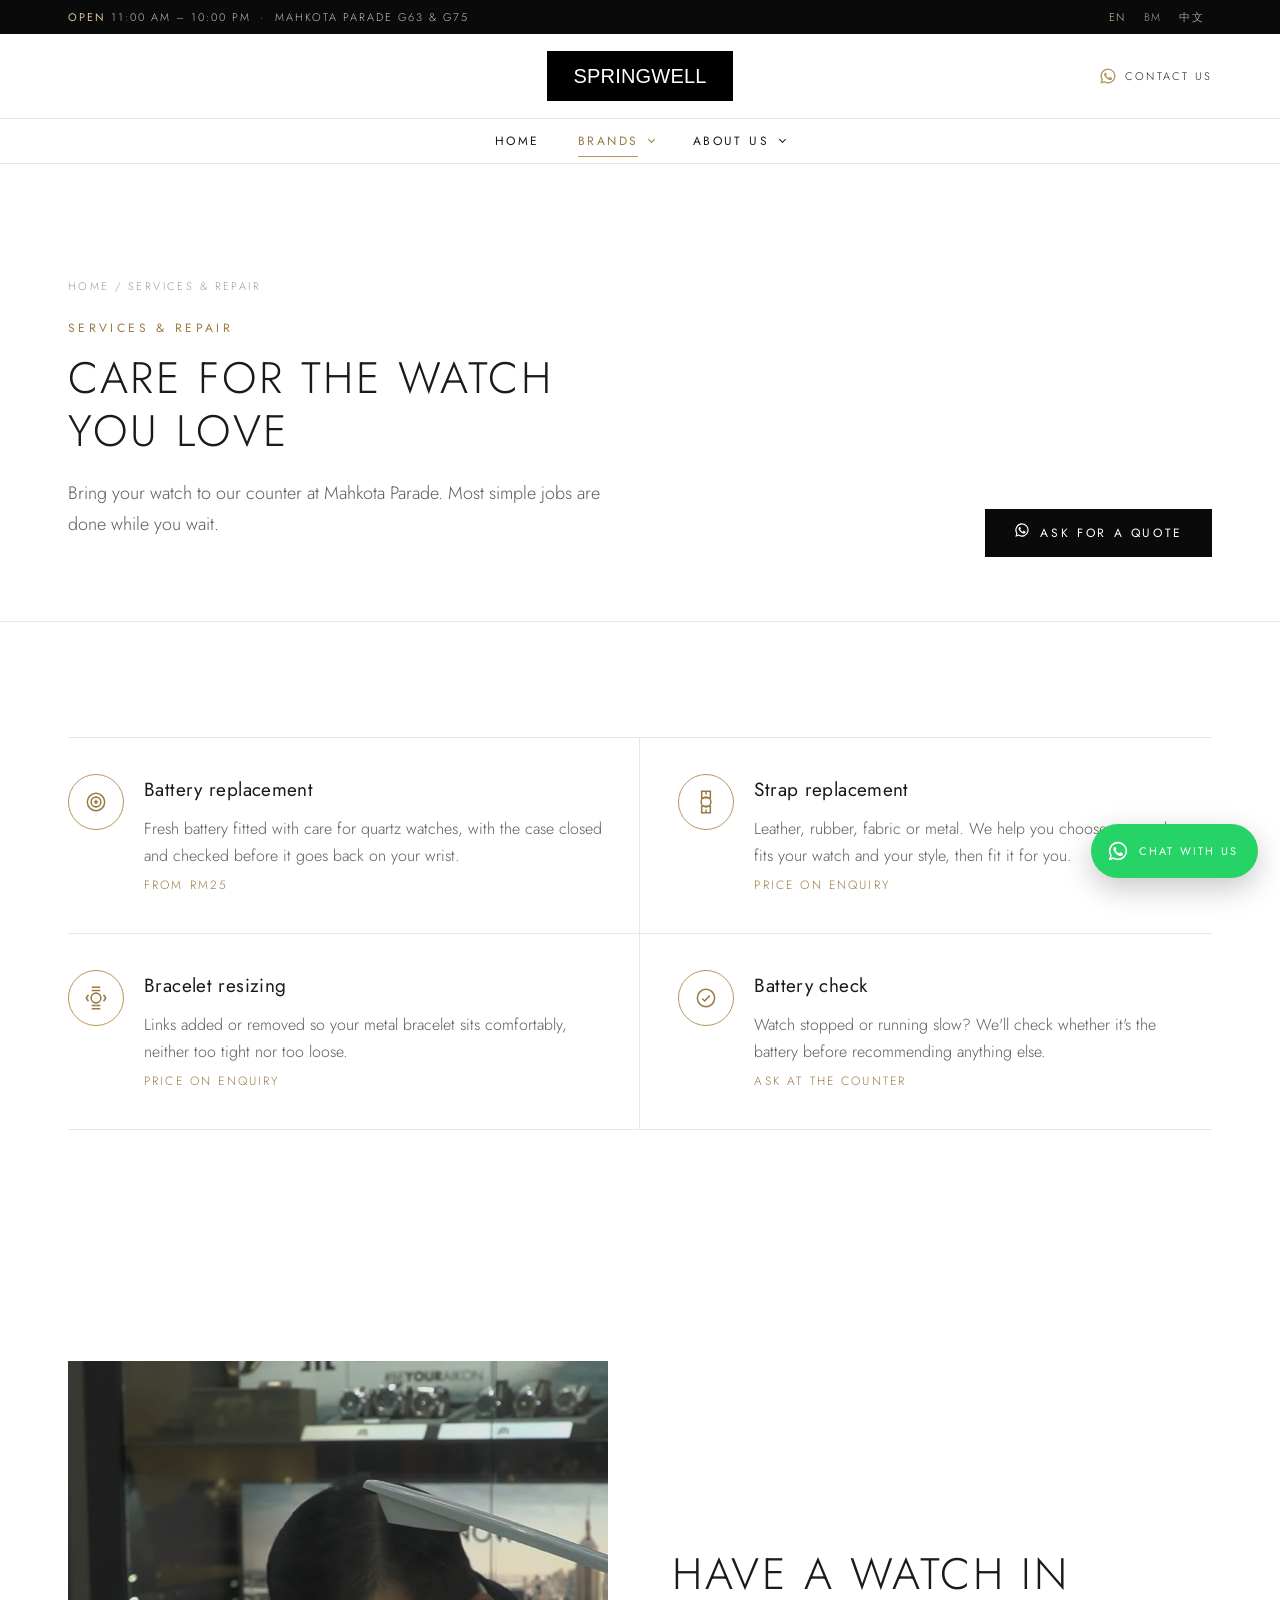
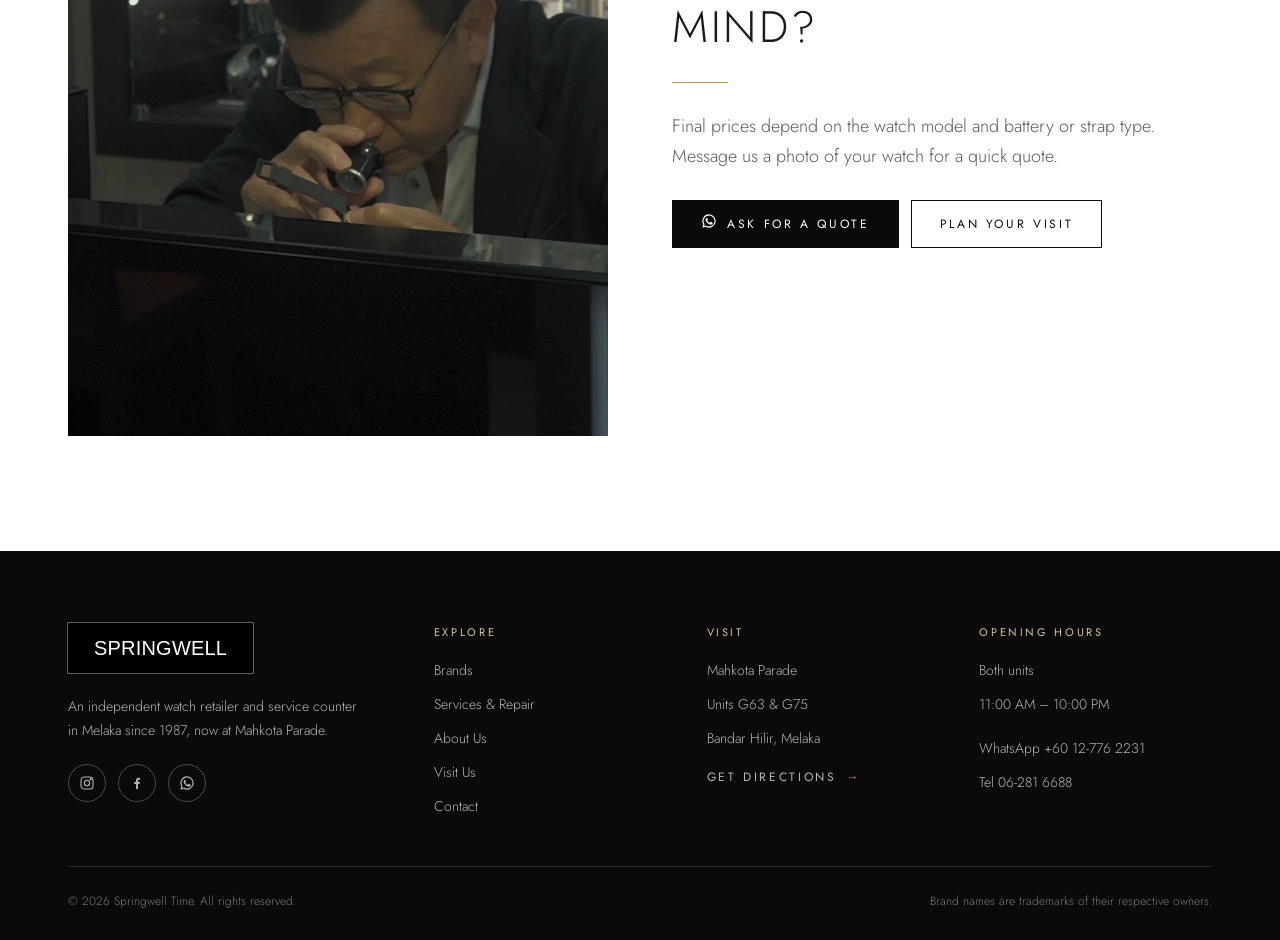
<file: services.html>
<!doctype html>
<html lang="en">
<head>
  <meta charset="utf-8">
  <meta name="viewport" content="width=device-width, initial-scale=1">
  <title>Services & Repair | Springwell Time</title>
  <meta name="description" content="Watch battery replacement from RM25, strap replacement, bracelet resizing and battery checks at Springwell Time, Mahkota Parade Melaka.">
  <link rel="icon" href="images/favicon.svg" type="image/svg+xml">
  <link rel="preconnect" href="https://fonts.googleapis.com">
  <link rel="preconnect" href="https://fonts.gstatic.com" crossorigin>
  <link href="https://fonts.googleapis.com/css2?family=Cormorant+Garamond:ital,wght@1,400&family=Jost:wght@300;400&display=swap" rel="stylesheet">
  <link rel="stylesheet" href="css/styles.css">
  <script src="js/config.js" defer></script>
  <script src="js/i18n.js" defer></script>
  <script src="js/data.js" defer></script>
  <script src="js/main.js" defer></script>
</head>
<body data-page="services" data-title="title.services">

<main id="main">
  <section class="page-hero">
    <div class="wrap info-split" style="align-items:end">
      <div>
        <p class="crumbs"><a href="index.html" data-i18n="nav.home"></a> / <span data-i18n="nav.services"></span></p>
        <p class="eyebrow" data-i18n="svc.hero.eyebrow"></p>
        <h1 class="display" data-i18n="svc.hero.title"></h1>
        <p class="lead" data-i18n="svc.hero.lead"></p>
      </div>
      <div class="btn-row" style="justify-content:flex-end">
        <a class="btn" data-wa="wa.service" href="#"><span data-icon="wa"></span><span data-i18n="svc.cta"></span></a>
      </div>
    </div>
  </section>

  <section class="section">
    <div class="wrap">
      <div class="service-list">
        <div class="service reveal">
          <div class="service__icon" data-icon="battery"></div>
          <div>
            <h2 class="h3" data-i18n="svc.battery.title"></h2>
            <p data-i18n="svc.battery.text"></p>
            <span class="service__price" data-i18n="svc.from"></span>
          </div>
        </div>
        <div class="service reveal">
          <div class="service__icon" data-icon="strap"></div>
          <div>
            <h2 class="h3" data-i18n="svc.strap.title"></h2>
            <p data-i18n="svc.strap.text"></p>
            <span class="service__price" data-i18n="svc.ask"></span>
          </div>
        </div>
        <div class="service reveal">
          <div class="service__icon" data-icon="bracelet"></div>
          <div>
            <h2 class="h3" data-i18n="svc.bracelet.title"></h2>
            <p data-i18n="svc.bracelet.text"></p>
            <span class="service__price" data-i18n="svc.ask"></span>
          </div>
        </div>
        <div class="service reveal">
          <div class="service__icon" data-icon="check"></div>
          <div>
            <h2 class="h3" data-i18n="svc.check.title"></h2>
            <p data-i18n="svc.check.text"></p>
            <span class="service__price" data-i18n="svc.free"></span>
          </div>
        </div>
      </div>
    </div>
  </section>

  <section class="section">
    <div class="wrap info-split">
      <div class="ph ph--dark ph--focus-low ratio-4-5 reveal" data-img="images/watchmaker-at-work.webp" data-alt="Inspecting a watch with a loupe at the Springwell Time counter"></div>
      <div class="reveal">
        <h2 class="display" data-i18n="band.title"></h2>
        <hr class="rule">
        <p class="lead" data-i18n="svc.note"></p>
        <div class="btn-row" style="margin-top:28px">
          <a class="btn" data-wa="wa.battery" href="#"><span data-icon="wa"></span><span data-i18n="svc.cta"></span></a>
          <a class="btn btn--ghost" href="visit.html" data-i18n="cta.visit"></a>
        </div>
      </div>
    </div>
  </section>
</main>
</body>
</html>
</file>
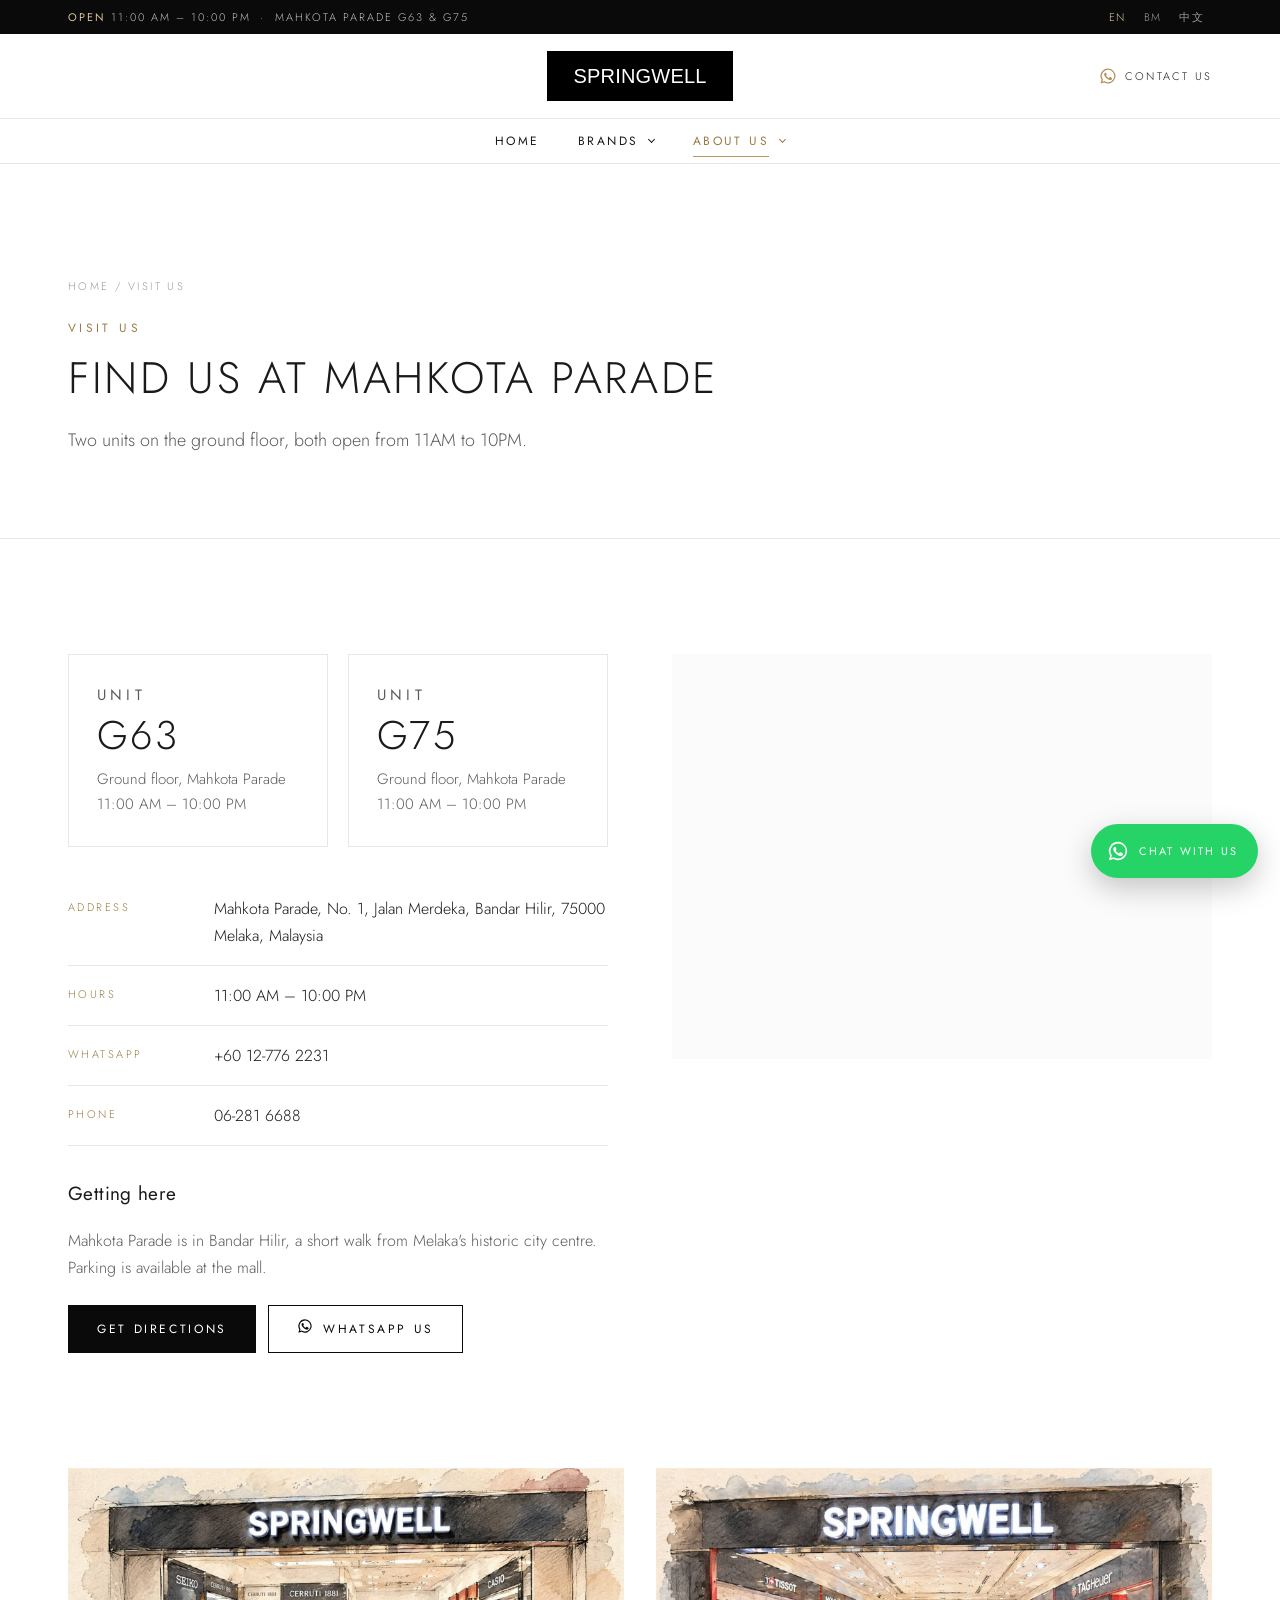
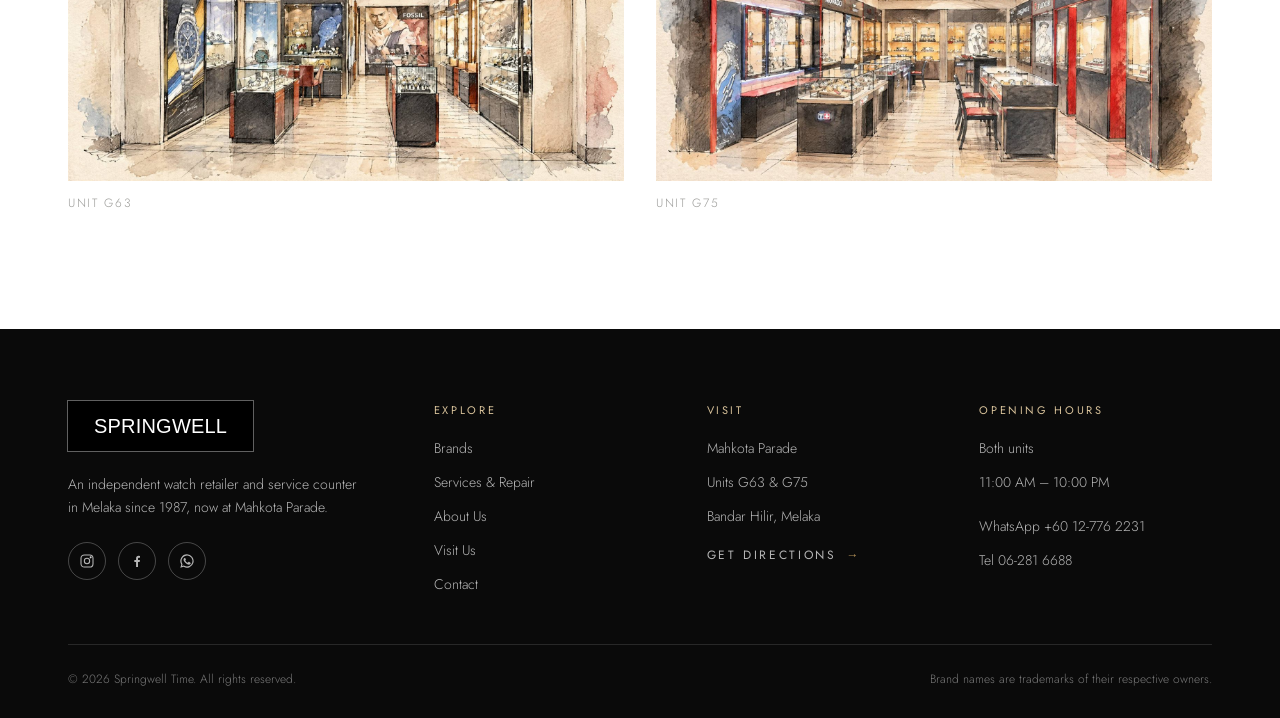
<file: visit.html>
<!doctype html>
<html lang="en">
<head>
  <meta charset="utf-8">
  <meta name="viewport" content="width=device-width, initial-scale=1">
  <title>Visit Us | Springwell Time</title>
  <meta name="description" content="Visit Springwell Time at Mahkota Parade, Melaka — units G63 and G75, open 11AM to 10PM.">
  <link rel="icon" href="images/favicon.svg" type="image/svg+xml">
  <link rel="preconnect" href="https://fonts.googleapis.com">
  <link rel="preconnect" href="https://fonts.gstatic.com" crossorigin>
  <link href="https://fonts.googleapis.com/css2?family=Cormorant+Garamond:ital,wght@1,400&family=Jost:wght@300;400&display=swap" rel="stylesheet">
  <link rel="stylesheet" href="css/styles.css">
  <script src="js/config.js" defer></script>
  <script src="js/i18n.js" defer></script>
  <script src="js/data.js" defer></script>
  <script src="js/main.js" defer></script>
</head>
<body data-page="visit" data-title="title.visit">

<main id="main">
  <section class="page-hero">
    <div class="wrap">
      <p class="crumbs"><a href="index.html" data-i18n="nav.home"></a> / <span data-i18n="nav.visit"></span></p>
      <p class="eyebrow" data-i18n="visit.hero.eyebrow"></p>
      <h1 class="display" data-i18n="visit.hero.title"></h1>
      <p class="lead" data-i18n="visit.hero.lead"></p>
    </div>
  </section>

  <section class="section">
    <div class="wrap info-split" style="align-items:start">
      <div class="reveal">
        <div class="units">
          <div class="unit">
            <p class="eyebrow" style="margin:0" data-i18n="visit.unit"></p>
            <div class="unit__no">G63</div>
            <p data-i18n="visit.unit.floor"></p>
            <p data-site="hours"></p>
          </div>
          <div class="unit">
            <p class="eyebrow" style="margin:0" data-i18n="visit.unit"></p>
            <div class="unit__no">G75</div>
            <p data-i18n="visit.unit.floor"></p>
            <p data-site="hours"></p>
          </div>
        </div>
        <ul class="info-list">
          <li><span class="k" data-i18n="info.address"></span><span data-site="address"></span></li>
          <li><span class="k" data-i18n="info.hours"></span><span data-site="hours"></span></li>
          <li><span class="k" data-i18n="info.whatsapp"></span><a data-wa="wa.general" href="#" data-site="phoneDisplay"></a></li>
          <li><span class="k" data-i18n="info.phone"></span><a data-tel href="#"></a></li>
        </ul>
        <h2 class="h3" data-i18n="visit.getting.title"></h2>
        <p class="muted" data-i18n="visit.getting.text"></p>
        <div class="btn-row" style="margin-top:24px">
          <a class="btn" data-directions href="#" data-i18n="cta.directions"></a>
          <a class="btn btn--ghost" data-wa="wa.general" href="#"><span data-icon="wa"></span><span data-i18n="cta.whatsapp"></span></a>
        </div>
      </div>
      <div class="reveal">
        <iframe class="map" data-map loading="lazy" referrerpolicy="no-referrer-when-downgrade" data-i18n-attr="title:visit.map.title"></iframe>
      </div>
    </div>
  </section>

  <section class="section" style="padding-top:0">
    <div class="wrap store-photos">
      <figure class="photo reveal">
        <div class="ph ratio-16-9" data-img="images/store-g63.jpg" data-alt="Springwell Time store, unit G63"></div>
        <figcaption><span data-i18n="visit.unit"></span> G63</figcaption>
      </figure>
      <figure class="photo reveal">
        <div class="ph ratio-16-9" data-img="images/store-g75.jpg" data-alt="Springwell Time store, unit G75"></div>
        <figcaption><span data-i18n="visit.unit"></span> G75</figcaption>
      </figure>
    </div>
  </section>
</main>
</body>
</html>
</file>
<file: css/styles.css>
/* =========================================================
   SPRINGWELL TIME — STYLES
   Black & white with a single gold accent.
   ========================================================= */
:root {
  --black: #0a0a0a;
  --ink: #1a1a1a;
  --grey-1: #f5f5f4;
  --grey-2: #e7e7e5;
  --grey-3: #9a9a97;
  --grey-4: #5c5c5a;
  --white: #ffffff;
  --gold: #b8955a;
  --gold-dark: #9a7a43;
  --gold-soft: #d9c39b;

  --f-display: "Jost", "Noto Sans SC", "Helvetica Neue", Arial, sans-serif;
  --f-serif: "Cormorant Garamond", "Noto Serif SC", Georgia, serif;
  --f-body: "Jost", "Noto Sans SC", "Helvetica Neue", Arial, sans-serif;

  --wrap: 1240px;
  --pad: clamp(20px, 4vw, 48px);
  --header-h: 128px;
  --ease: cubic-bezier(.2, .7, .2, 1);
}

*, *::before, *::after { box-sizing: border-box; }
html { scroll-behavior: smooth; -webkit-text-size-adjust: 100%; }
body {
  margin: 0;
  font-family: var(--f-body);
  font-weight: 300;
  font-size: 16px;
  line-height: 1.7;
  color: var(--ink);
  background: var(--white);
  -webkit-font-smoothing: antialiased;
}
html[lang="zh"] body { line-height: 1.85; }
img { max-width: 100%; display: block; }
a { color: inherit; text-decoration: none; }
button { font: inherit; color: inherit; background: none; border: 0; cursor: pointer; padding: 0; }
:focus-visible { outline: 2px solid var(--gold); outline-offset: 3px; }

.wrap { max-width: var(--wrap); margin: 0 auto; padding: 0 var(--pad); }
.sr-only { position: absolute; width: 1px; height: 1px; overflow: hidden; clip: rect(0 0 0 0); white-space: nowrap; }

/* ---------- Typography ---------- */
.eyebrow {
  font-family: var(--f-display);
  font-size: 12px;
  font-weight: 400;
  letter-spacing: .28em;
  text-transform: uppercase;
  color: var(--gold-dark);
  margin: 0 0 14px;
}
.display {
  font-family: var(--f-display);
  font-weight: 300;
  text-transform: uppercase;
  letter-spacing: .06em;
  line-height: 1.2;
  font-size: clamp(26px, 3.6vw, 44px);
  margin: 0;
}
.h2 {
  font-family: var(--f-display);
  font-weight: 300;
  font-size: clamp(24px, 2.6vw, 32px);
  letter-spacing: .02em;
  margin: 0 0 18px;
}
.h3 {
  font-family: var(--f-display);
  font-weight: 400;
  font-size: 19px;
  letter-spacing: .02em;
  margin: 0 0 8px;
}
.serif { font-family: var(--f-serif); font-style: italic; font-weight: 400; }
.lead { font-size: 18px; color: var(--grey-4); max-width: 640px; }
.muted { color: var(--grey-4); }

.link-arrow {
  display: inline-flex; align-items: center; gap: 10px;
  font-size: 12px; font-weight: 400;
  letter-spacing: .22em; text-transform: uppercase;
  color: var(--ink);
  border-bottom: 1px solid transparent;
  transition: color .25s, gap .25s var(--ease);
}
.link-arrow::after { content: "→"; color: var(--gold); letter-spacing: 0; }
.link-arrow:hover { color: var(--gold-dark); gap: 16px; }

.btn {
  display: inline-flex; align-items: center; justify-content: center; gap: 10px;
  min-height: 48px; padding: 0 28px;
  font-size: 12px; font-weight: 400; letter-spacing: .22em; text-transform: uppercase;
  border: 1px solid var(--black);
  background: var(--black); color: var(--white);
  transition: background .25s, color .25s, border-color .25s;
}
.btn:hover { background: var(--gold); border-color: var(--gold); }
.btn--ghost { background: transparent; color: var(--black); }
.btn--ghost:hover { background: var(--black); color: var(--white); border-color: var(--black); }
.btn--light { background: transparent; color: var(--white); border-color: rgba(255,255,255,.6); }
.btn--light:hover { background: var(--white); color: var(--black); border-color: var(--white); }
.btn--gold { background: var(--gold); border-color: var(--gold); }
.btn--gold:hover { background: var(--white); color: var(--black); border-color: var(--white); }
.btn svg { width: 16px; height: 16px; flex: none; }

/* ---------- Header ---------- */
.topbar {
  background: var(--black); color: rgba(255,255,255,.75);
  font-size: 11px; letter-spacing: .18em; text-transform: uppercase;
}
.topbar .wrap { display: flex; align-items: center; justify-content: space-between; height: 34px; gap: 16px; }
.topbar__info { white-space: nowrap; overflow: hidden; text-overflow: ellipsis; }
.topbar__info b { color: var(--gold-soft); font-weight: 400; }

.lang { display: flex; gap: 2px; flex: none; }
.lang button {
  padding: 4px 8px; font-size: 11px; letter-spacing: .12em; color: rgba(255,255,255,.6);
  transition: color .2s;
}
.lang button:hover { color: var(--white); }
.lang button[aria-pressed="true"] { color: var(--gold-soft); }

.header {
  position: sticky; top: 0; z-index: 50;
  background: rgba(255,255,255,.97);
  backdrop-filter: saturate(140%) blur(8px);
  border-bottom: 1px solid var(--grey-2);
}
.header__row { display: grid; grid-template-columns: 1fr auto 1fr; align-items: center; height: 84px; }
.header__left, .header__right { display: flex; align-items: center; gap: 18px; }
.header__right { justify-content: flex-end; }

.logo { display: inline-flex; align-items: center; justify-content: center; }
.logo__mark {
  display: inline-block;
  background: #000; color: #fff;
  padding: 15px 26px;
  font-family: Arial, "Helvetica Neue", Helvetica, sans-serif;
  font-size: 20px; font-weight: 400; letter-spacing: .01em; line-height: 1;
}
.logo__word {
  margin-left: 14px; font-family: var(--f-display); font-weight: 300;
  font-size: 13px; letter-spacing: .42em; text-transform: uppercase;
}
.logo__word small { display: block; font-size: 9px; letter-spacing: .38em; color: var(--gold-dark); margin-top: 2px; }

.nav { border-top: 1px solid var(--grey-2); }
.nav ul { list-style: none; margin: 0; padding: 0; display: flex; justify-content: center; gap: clamp(18px, 3vw, 44px); height: 44px; align-items: center; }
.nav a {
  position: relative; font-size: 12px; font-weight: 400; letter-spacing: .2em; text-transform: uppercase;
  padding: 12px 0; transition: color .2s;
}
.nav a::after {
  content: ""; position: absolute; left: 0; right: 0; bottom: 6px; height: 1px;
  background: var(--gold); transform: scaleX(0); transition: transform .3s var(--ease);
}
.nav a:hover, .nav a[aria-current="page"] { color: var(--gold-dark); }
.nav a:hover::after, .nav a[aria-current="page"]::after { transform: scaleX(1); }

/* Drop-down menus (desktop) */
.nav > ul > li { position: relative; height: 100%; display: flex; align-items: center; }
.nav .has-sub__link { padding-right: 16px; }
.nav .has-sub__link::before {
  content: ""; position: absolute; right: 0; top: 50%; width: 5px; height: 5px; margin-top: -4px;
  border-right: 1px solid currentColor; border-bottom: 1px solid currentColor; transform: rotate(45deg);
  transition: transform .25s var(--ease);
}
.nav .has-sub:hover .has-sub__link::before, .nav .has-sub:focus-within .has-sub__link::before { transform: rotate(225deg); margin-top: -1px; }
.nav .has-sub__link::after { right: 16px; }
.nav .is-section > .has-sub__link { color: var(--gold-dark); }
.nav .is-section > .has-sub__link::after { transform: scaleX(1); }
.nav .sub {
  position: absolute; top: 100%; left: 50%; z-index: 60;
  display: block; height: auto; min-width: 220px; padding: 10px 0; margin: 0;
  background: var(--white); border: 1px solid var(--grey-2); border-top: 2px solid var(--gold);
  box-shadow: 0 14px 30px rgba(0,0,0,.08);
  opacity: 0; visibility: hidden; transform: translate(-50%, 8px);
  transition: opacity .25s var(--ease), transform .25s var(--ease), visibility .25s;
}
.nav .has-sub:hover .sub, .nav .has-sub:focus-within .sub { opacity: 1; visibility: visible; transform: translate(-50%, 0); }
.nav .sub li { display: block; }
.nav .sub a { display: block; padding: 11px 24px; white-space: nowrap; font-size: 11px; }
.nav .sub a::after { display: none; }
.nav .sub a:hover, .nav .sub a[aria-current="page"] { background: var(--grey-1); }

/* Sub-items in the mobile drawer */
.drawer .sub { list-style: none; margin: 0; padding: 0; }
.drawer .sub a { padding: 12px 0 12px 20px; font-size: 12px; color: var(--grey-4); position: relative; }
.drawer .sub a::before { content: ""; position: absolute; left: 4px; top: 50%; width: 8px; height: 1px; background: var(--gold); }

.menu-btn { display: none; width: 40px; height: 40px; align-items: center; justify-content: center; }
.menu-btn span, .menu-btn span::before, .menu-btn span::after {
  display: block; width: 22px; height: 1px; background: var(--ink); position: relative; transition: transform .3s;
}
.menu-btn span::before, .menu-btn span::after { content: ""; position: absolute; left: 0; }
.menu-btn span::before { top: -7px; }
.menu-btn span::after { top: 7px; }

.header-wa { display: inline-flex; align-items: center; gap: 8px; font-size: 11px; letter-spacing: .2em; text-transform: uppercase; color: var(--ink); }
.header-wa svg { width: 18px; height: 18px; color: var(--gold); }
.header-wa:hover { color: var(--gold-dark); }

/* Drawer (mobile) */
.drawer {
  position: fixed; inset: 0; z-index: 100; pointer-events: none;
}
.drawer__scrim { position: absolute; inset: 0; background: rgba(0,0,0,.45); opacity: 0; transition: opacity .3s; }
.drawer__panel {
  position: absolute; top: 0; bottom: 0; left: 0; width: min(86vw, 360px);
  background: var(--white); transform: translateX(-100%); transition: transform .4s var(--ease);
  display: flex; flex-direction: column; padding: 24px 28px; overflow-y: auto;
}
.drawer.is-open { pointer-events: auto; }
.drawer.is-open .drawer__scrim { opacity: 1; }
.drawer.is-open .drawer__panel { transform: none; }
.drawer__close { align-self: flex-end; font-size: 28px; line-height: 1; width: 40px; height: 40px; }
.drawer ul { list-style: none; padding: 0; margin: 16px 0 28px; }
.drawer li a {
  display: block; padding: 14px 0; border-bottom: 1px solid var(--grey-2);
  font-size: 14px; letter-spacing: .2em; text-transform: uppercase;
}
.drawer li a[aria-current="page"] { color: var(--gold-dark); }
.drawer .lang { margin-top: auto; }
.drawer .lang button { color: var(--grey-4); border: 1px solid var(--grey-2); padding: 8px 14px; }
.drawer .lang button[aria-pressed="true"] { color: var(--white); background: var(--black); border-color: var(--black); }

/* ---------- Placeholders ---------- */
.ph {
  position: relative; overflow: hidden;
  background: radial-gradient(120% 90% at 30% 20%, #fafafa 0%, #ececea 55%, #e2e2df 100%);
  display: grid; place-items: center;
  color: #c9c9c5;
}
.ph--dark { background: radial-gradient(120% 90% at 70% 30%, #2a2a2a 0%, #141414 55%, #0a0a0a 100%); color: #3a3a3a; }
.ph svg.ph__watch { width: 46%; max-width: 280px; height: auto; }
.ph__tag {
  position: absolute; left: 14px; bottom: 12px;
  font-size: 10px; letter-spacing: .22em; text-transform: uppercase; color: var(--grey-3);
}
.ph--dark .ph__tag { color: #6b6b6b; }
.ph > img { position: absolute; inset: 0; width: 100%; height: 100%; object-fit: cover; }
.ph--focus-low > img { object-position: 50% 62%; }
.ratio-1 { aspect-ratio: 1 / 1; }
.ratio-4-5 { aspect-ratio: 4 / 5; }
.ratio-3-2 { aspect-ratio: 3 / 2; }
.ratio-16-9 { aspect-ratio: 16 / 9; }

/* ---------- Hero slider ---------- */
.hero { position: relative; background: var(--black); color: var(--white); overflow: hidden; }
.hero__track { position: relative; height: clamp(460px, 74vh, 720px); }
.hero__slide {
  position: absolute; inset: 0; opacity: 0; visibility: hidden;
  transition: opacity 1s var(--ease), visibility 1s;
  display: grid; grid-template-columns: 1.05fr 1fr;
}
.hero__slide.is-active { opacity: 1; visibility: visible; }
.hero__media { position: relative; }
.hero__media .ph { position: absolute; inset: 0; }
.hero__media .ph svg.ph__watch { width: 52%; transform: scale(1.04); transition: transform 7s linear; }
.hero__slide.is-active .hero__media .ph svg.ph__watch { transform: scale(1.12); }
.hero__copy {
  display: flex; flex-direction: column; justify-content: center;
  padding: 48px clamp(24px, 6vw, 96px);
}
.hero__copy .eyebrow { color: var(--gold-soft); }
.hero__copy .display { font-size: clamp(30px, 4.2vw, 54px); }
.hero__copy p { color: rgba(255,255,255,.72); max-width: 440px; margin: 20px 0 32px; }
.hero__copy > * { opacity: 0; transform: translateY(14px); transition: opacity .8s var(--ease), transform .8s var(--ease); }
.hero__slide.is-active .hero__copy > * { opacity: 1; transform: none; }
.hero__slide.is-active .hero__copy > *:nth-child(2) { transition-delay: .12s; }
.hero__slide.is-active .hero__copy > *:nth-child(3) { transition-delay: .24s; }
.hero__slide.is-active .hero__copy > *:nth-child(4) { transition-delay: .36s; }

.hero__ctrl {
  position: absolute; top: 50%; transform: translateY(-50%); z-index: 3;
  width: 44px; height: 44px; border-radius: 50%;
  background: rgba(255,255,255,.92); color: var(--black);
  display: grid; place-items: center; font-size: 18px;
  transition: background .2s, color .2s;
}
.hero__ctrl:hover { background: var(--gold); color: var(--white); }
.hero__ctrl--prev { left: 18px; }
.hero__ctrl--next { right: 18px; }
.hero__progress { position: absolute; left: 0; right: 0; bottom: 0; display: flex; z-index: 3; }
.hero__progress button { flex: 1; height: 4px; background: rgba(255,255,255,.18); position: relative; overflow: hidden; }
.hero__progress button i { position: absolute; inset: 0; background: var(--gold); transform: scaleX(0); transform-origin: left; }
.hero__progress button.is-done i { transform: scaleX(1); }
.hero__progress button.is-active i { animation: fill var(--slide-ms, 6000ms) linear forwards; }
@keyframes fill { to { transform: scaleX(1); } }

/* ---------- Sections ---------- */
.section { padding: clamp(64px, 9vw, 120px) 0; }
.section--tight { padding: clamp(48px, 6vw, 80px) 0; }
.section--grey { background: var(--grey-1); }
.section--black { background: var(--black); color: var(--white); }
.section--black .muted, .section--black .lead { color: rgba(255,255,255,.65); }
.section--black .link-arrow { color: var(--white); }
.section-head { display: flex; align-items: flex-end; justify-content: space-between; gap: 24px; margin-bottom: 40px; flex-wrap: wrap; }
.section-head .h2 { margin: 0; }

.statement { text-align: left; }
.statement .display { max-width: 900px; }
.statement .display em { font-family: var(--f-serif); font-style: italic; text-transform: none; color: var(--gold-dark); letter-spacing: 0; font-weight: 400; }
.rule { width: 56px; height: 1px; background: var(--gold); margin: 28px 0; border: 0; }

/* Story cards */
.cards-2 { display: grid; grid-template-columns: repeat(2, 1fr); gap: clamp(20px, 3vw, 40px); }
.card { display: flex; flex-direction: column; }
.card .ph { margin-bottom: 22px; }
.card .ph svg.ph__watch { transition: transform .8s var(--ease); }
.card:hover .ph svg.ph__watch { transform: scale(1.06) rotate(-4deg); }
.card p { color: var(--grey-4); margin: 0 0 18px; }

/* Brand strip */
.marquee { overflow: hidden; border-top: 1px solid var(--grey-2); border-bottom: 1px solid var(--grey-2); position: relative; }
.marquee::before, .marquee::after { content: ""; position: absolute; top: 0; bottom: 0; width: 80px; z-index: 2; pointer-events: none; }
.marquee::before { left: 0; background: linear-gradient(90deg, var(--white), transparent); }
.marquee::after { right: 0; background: linear-gradient(-90deg, var(--white), transparent); }
.marquee__track { display: flex; width: max-content; animation: scroll 40s linear infinite; }
.marquee:hover .marquee__track { animation-play-state: paused; }
.marquee a {
  flex: none; padding: 34px clamp(28px, 4vw, 56px);
  font-family: var(--f-display); font-size: 17px; font-weight: 400; letter-spacing: .24em; text-transform: uppercase;
  color: var(--grey-4); transition: color .25s; white-space: nowrap;
}
.marquee a:hover { color: var(--gold-dark); }
@keyframes scroll { to { transform: translateX(-50%); } }

/* Product grid */
.grid-4 { display: grid; grid-template-columns: repeat(4, 1fr); gap: clamp(16px, 2vw, 28px); }
.grid-3 { display: grid; grid-template-columns: repeat(3, 1fr); gap: clamp(16px, 2.5vw, 32px); }
.product { display: flex; flex-direction: column; }
.product .ph { margin-bottom: 16px; }
.product .ph svg.ph__watch { transition: transform .8s var(--ease); }
.product:hover .ph svg.ph__watch { transform: scale(1.07); }
.product__brand { font-size: 11px; letter-spacing: .24em; text-transform: uppercase; color: var(--gold-dark); margin: 0 0 4px; }
.product__name { font-family: var(--f-display); font-size: 16px; font-weight: 400; margin: 0 0 4px; }
.product__meta { font-size: 13px; color: var(--grey-3); margin: 0 0 14px; }
.product__cta { margin-top: auto; font-size: 11px; }
.badge {
  position: absolute; top: 12px; left: 12px; z-index: 2;
  background: var(--black); color: var(--white);
  font-size: 10px; letter-spacing: .2em; text-transform: uppercase; padding: 5px 10px;
}

/* Filters */
.filters { display: flex; flex-wrap: wrap; gap: 8px; margin-bottom: 20px; }
.filters-row label { margin-bottom: 20px; }
.chip {
  padding: 8px 16px; border: 1px solid var(--grey-2);
  font-size: 11px; letter-spacing: .18em; text-transform: uppercase; color: var(--grey-4);
  transition: all .2s;
}
.chip:hover { border-color: var(--ink); color: var(--ink); }
.chip[aria-pressed="true"] { background: var(--black); border-color: var(--black); color: var(--white); }
.filters-row { display: flex; justify-content: space-between; align-items: flex-start; gap: 24px; flex-wrap: wrap; }
.select {
  appearance: none; border: 1px solid var(--grey-2); background: var(--white) url("data:image/svg+xml,%3Csvg xmlns='http://www.w3.org/2000/svg' width='10' height='6'%3E%3Cpath d='M0 0l5 6 5-6' fill='none' stroke='%23999'/%3E%3C/svg%3E") no-repeat right 14px center;
  padding: 9px 40px 9px 14px; font: inherit; font-size: 12px; letter-spacing: .12em; text-transform: uppercase; color: var(--ink);
}
.empty { padding: 60px 0; text-align: center; color: var(--grey-3); grid-column: 1 / -1; }

/* Services */
.service-list { display: grid; grid-template-columns: repeat(2, 1fr); border-top: 1px solid var(--grey-2); }
.service {
  padding: 36px clamp(0px, 2vw, 28px) 36px 0; border-bottom: 1px solid var(--grey-2);
  display: grid; grid-template-columns: 56px 1fr; gap: 20px; align-items: start;
}
.service:nth-child(odd) { border-right: 1px solid var(--grey-2); }
.service:nth-child(even) { padding-left: clamp(20px, 3vw, 40px); }
.service__icon { width: 56px; height: 56px; border: 1px solid var(--gold); border-radius: 50%; display: grid; place-items: center; color: var(--gold-dark); }
.service__icon svg { width: 26px; height: 26px; }
.service__price { display: inline-block; margin-top: 6px; font-size: 12px; letter-spacing: .18em; text-transform: uppercase; color: var(--gold-dark); }
.service p { margin: 0; color: var(--grey-4); }

.steps { display: grid; grid-template-columns: repeat(4, 1fr); gap: 28px; counter-reset: step; }
.step { border-top: 1px solid rgba(255,255,255,.2); padding-top: 22px; }
.step::before { counter-increment: step; content: "0" counter(step); display: block; font-family: var(--f-serif); font-style: italic; font-size: 34px; color: var(--gold); margin-bottom: 10px; line-height: 1; }
.step p { margin: 0; color: rgba(255,255,255,.65); font-size: 15px; }

/* Brand directory */
.brand-grid { display: grid; grid-template-columns: repeat(3, 1fr); gap: 1px; background: var(--grey-2); border: 1px solid var(--grey-2); }
.brand-tile { scroll-margin-top: 150px; background: var(--white); padding: 40px 32px 32px; display: flex; flex-direction: column; min-height: 300px; transition: background .3s; }
.brand-tile:hover { background: var(--grey-1); }
.brand-tile__name { font-family: var(--f-display); font-size: 22px; font-weight: 400; letter-spacing: .2em; text-transform: uppercase; margin: 0 0 6px; }
.brand-tile__meta { font-size: 11px; letter-spacing: .22em; text-transform: uppercase; color: var(--gold-dark); margin: 0 0 18px; }
.brand-tile p { color: var(--grey-4); margin: 0 0 24px; font-size: 15px; }
.brand-tile .link-arrow { margin-top: auto; }

/* Visit / info blocks */
.info-split { display: grid; grid-template-columns: 1fr 1fr; gap: clamp(28px, 5vw, 72px); align-items: center; }
.info-list { list-style: none; padding: 0; margin: 0 0 32px; }
.info-list li { display: grid; grid-template-columns: 130px 1fr; gap: 16px; padding: 16px 0; border-bottom: 1px solid var(--grey-2); }
.section--black .info-list li { border-color: rgba(255,255,255,.14); }
.info-list dt, .info-list .k { font-size: 11px; letter-spacing: .22em; text-transform: uppercase; color: var(--gold-dark); padding-top: 3px; }
.section--black .info-list .k { color: var(--gold-soft); }
.units { display: grid; grid-template-columns: 1fr 1fr; gap: 20px; margin-bottom: 32px; }
.unit { border: 1px solid var(--grey-2); padding: 28px; }
.unit__no { font-family: var(--f-display); font-size: 40px; font-weight: 300; letter-spacing: .06em; line-height: 1; margin: 6px 0 12px; }
.unit p { margin: 0; color: var(--grey-4); font-size: 15px; }
.map { width: 100%; aspect-ratio: 4 / 3; border: 0; filter: grayscale(1) contrast(1.05); background: var(--grey-1); }
.btn-row { display: flex; gap: 12px; flex-wrap: wrap; }

/* Page hero */
.page-hero { padding: clamp(56px, 8vw, 104px) 0 clamp(40px, 5vw, 64px); border-bottom: 1px solid var(--grey-2); }
.page-hero .display { max-width: 820px; }
.page-hero .lead { margin-top: 20px; }
.crumbs { font-size: 11px; letter-spacing: .22em; text-transform: uppercase; color: var(--grey-3); margin-bottom: 22px; }
.crumbs a:hover { color: var(--gold-dark); }

/* Values / about */
.values { display: grid; grid-template-columns: repeat(3, 1fr); gap: clamp(24px, 3vw, 48px); }
.value .num { font-family: var(--f-serif); font-style: italic; font-size: 40px; color: var(--gold); line-height: 1; margin-bottom: 14px; }
.value p { color: var(--grey-4); margin: 0; }

/* Photos with captions */
.photo { margin: 0; }
.photo figcaption { margin-top: 12px; font-size: 12px; letter-spacing: .14em; text-transform: uppercase; color: var(--grey-3); }
.section--black .photo figcaption { color: rgba(255,255,255,.5); }
.store-photos { display: grid; grid-template-columns: 1fr 1fr; gap: clamp(16px, 2.5vw, 32px); }

/* Timeline (About) */
.timeline { list-style: none; margin: 0; padding: 0; display: grid; grid-template-columns: repeat(3, 1fr); gap: 32px; }
.timeline li { border-top: 1px solid rgba(255,255,255,.2); padding-top: 24px; position: relative; }
.timeline li::before { content: ""; position: absolute; top: -5px; left: 0; width: 9px; height: 9px; border-radius: 50%; background: var(--gold); }
.timeline__year { display: block; font-family: var(--f-serif); font-style: italic; font-size: 44px; line-height: 1; color: var(--gold); margin-bottom: 14px; }
.timeline p { margin: 0; color: rgba(255,255,255,.65); }

/* Belief quote (About) */
.belief { text-align: center; max-width: 900px; }
.belief__quote { font-family: var(--f-display); font-weight: 300; font-size: clamp(24px, 3vw, 38px); line-height: 1.4; margin: 0; }
.belief__quote em { display: block; margin-top: 8px; font-family: var(--f-serif); font-style: italic; color: var(--gold-dark); font-size: 1.15em; }

/* Contact form */
.form { display: grid; gap: 18px; }
.field label { display: block; font-size: 11px; letter-spacing: .22em; text-transform: uppercase; color: var(--grey-4); margin-bottom: 8px; }
.field input, .field select, .field textarea {
  width: 100%; border: 0; border-bottom: 1px solid var(--grey-2); background: transparent;
  padding: 10px 0; font: inherit; color: var(--ink); border-radius: 0; transition: border-color .2s;
}
.field select { appearance: none; background: url("data:image/svg+xml,%3Csvg xmlns='http://www.w3.org/2000/svg' width='10' height='6'%3E%3Cpath d='M0 0l5 6 5-6' fill='none' stroke='%23999'/%3E%3C/svg%3E") no-repeat right 4px center; }
.field textarea { min-height: 120px; resize: vertical; }
.field input:focus, .field select:focus, .field textarea:focus { outline: none; border-color: var(--gold); }
.form-note { font-size: 13px; color: var(--grey-3); margin: 0; }
.contact-cards { display: grid; gap: 1px; background: var(--grey-2); border: 1px solid var(--grey-2); }
.contact-card { background: var(--white); padding: 26px 28px; display: grid; grid-template-columns: 44px 1fr; gap: 18px; align-items: center; }
.contact-card svg { width: 22px; height: 22px; color: var(--gold-dark); }
.contact-card .k { font-size: 11px; letter-spacing: .22em; text-transform: uppercase; color: var(--grey-3); }
.contact-card .v { font-size: 17px; }
.contact-card a.v:hover { color: var(--gold-dark); }

/* CTA band */
.cta-band { text-align: center; }
.cta-band .display { margin: 0 auto 18px; max-width: 760px; }
.cta-band p { margin: 0 auto 32px; max-width: 520px; }
.cta-band .btn-row { justify-content: center; }

/* Footer */
.footer { background: var(--black); color: rgba(255,255,255,.7); padding: 72px 0 28px; font-size: 14px; }
.footer__grid { display: grid; grid-template-columns: 1.4fr 1fr 1fr 1fr; gap: 40px; padding-bottom: 48px; border-bottom: 1px solid rgba(255,255,255,.12); }
.footer h4 { font-family: var(--f-display); font-size: 11px; font-weight: 400; letter-spacing: .24em; text-transform: uppercase; color: var(--gold-soft); margin: 0 0 18px; }
.footer ul { list-style: none; margin: 0; padding: 0; display: grid; gap: 10px; }
.footer a:hover { color: var(--white); }
.footer .logo__mark { outline: 1px solid rgba(255,255,255,.35); }
.footer .logo__word { color: var(--white); }
.footer__about { margin: 22px 0 0; max-width: 300px; }
.footer__bottom { display: flex; justify-content: space-between; gap: 16px; padding-top: 24px; font-size: 12px; color: rgba(255,255,255,.45); flex-wrap: wrap; }
.socials { display: flex; gap: 12px; margin-top: 22px; }
.socials a { width: 38px; height: 38px; border: 1px solid rgba(255,255,255,.25); border-radius: 50%; display: grid; place-items: center; transition: all .2s; }
.socials a:hover { border-color: var(--gold); color: var(--gold); }
.socials svg { width: 16px; height: 16px; }

/* Floating WhatsApp */
.wa-float {
  position: fixed; right: 22px; bottom: 22px; z-index: 60;
  display: inline-flex; align-items: center; gap: 10px;
  height: 54px; padding: 0 20px 0 16px; border-radius: 27px;
  background: #25D366; color: #fff;
  box-shadow: 0 10px 30px rgba(0,0,0,.22);
  font-size: 11px; font-weight: 400; letter-spacing: .2em; text-transform: uppercase;
  transition: background .25s, transform .25s var(--ease);
}
.wa-float svg { width: 22px; height: 22px; color: #fff; }
.wa-float:hover { background: #1DA851; transform: translateY(-2px); }

/* Reveal on scroll */
.reveal { opacity: 0; transform: translateY(18px); transition: opacity .9s var(--ease), transform .9s var(--ease); }
.reveal.is-in { opacity: 1; transform: none; }

/* ---------- Responsive ---------- */
@media (max-width: 1024px) {
  .grid-4 { grid-template-columns: repeat(3, 1fr); }
  .grid-4[data-render="featured"] { grid-template-columns: repeat(2, 1fr); }
  .brand-grid { grid-template-columns: repeat(2, 1fr); }
  .steps { grid-template-columns: repeat(2, 1fr); }
  .footer__grid { grid-template-columns: 1fr 1fr; }
}
@media (max-width: 860px) {
  .nav, .header-wa span { display: none; }
  .menu-btn { display: inline-flex; }
  .header__row { height: 72px; }
  .logo__mark { padding: 11px 18px; font-size: 16px; }
  .topbar .lang { display: none; }
  .hero__slide { grid-template-columns: 1fr; grid-template-rows: 1fr auto; }
  .hero__track { height: auto; min-height: 640px; }
  .hero__copy { padding: 32px 24px 56px; }
  .hero__ctrl { top: 130px; width: 38px; height: 38px; }
  .cards-2, .info-split, .service-list, .values { grid-template-columns: 1fr; }
  .service:nth-child(odd) { border-right: 0; }
  .service:nth-child(even) { padding-left: 0; }
  .grid-3 { grid-template-columns: repeat(2, 1fr); }
}
@media (max-width: 600px) {
  .grid-4, .grid-3 { grid-template-columns: repeat(2, 1fr); gap: 14px; }
  .brand-grid, .units, .steps, .footer__grid, .timeline, .store-photos { grid-template-columns: 1fr; }
  .info-list li { grid-template-columns: 1fr; gap: 4px; }
  .wa-float span { display: none; }
  .wa-float { padding: 0; width: 54px; justify-content: center; }
  .topbar__info .hide-sm { display: none; }
}
@media (prefers-reduced-motion: reduce) {
  *, *::before, *::after { animation: none !important; transition: none !important; }
  .reveal { opacity: 1; transform: none; }
}
</file>
<file: Springwell Website (just website)/css/styles.css>
/* =========================================================
   SPRINGWELL TIME — STYLES
   Black & white with a single gold accent.
   ========================================================= */
:root {
  --black: #0a0a0a;
  --ink: #1a1a1a;
  --grey-1: #f5f5f4;
  --grey-2: #e7e7e5;
  --grey-3: #9a9a97;
  --grey-4: #5c5c5a;
  --white: #ffffff;
  --gold: #b8955a;
  --gold-dark: #9a7a43;
  --gold-soft: #d9c39b;

  --f-display: "Jost", "Noto Sans SC", "Helvetica Neue", Arial, sans-serif;
  --f-serif: "Cormorant Garamond", "Noto Serif SC", Georgia, serif;
  --f-body: "Jost", "Noto Sans SC", "Helvetica Neue", Arial, sans-serif;

  --wrap: 1240px;
  --pad: clamp(20px, 4vw, 48px);
  --header-h: 128px;
  --ease: cubic-bezier(.2, .7, .2, 1);
}

*, *::before, *::after { box-sizing: border-box; }
html { scroll-behavior: smooth; -webkit-text-size-adjust: 100%; }
body {
  margin: 0;
  font-family: var(--f-body);
  font-weight: 300;
  font-size: 16px;
  line-height: 1.7;
  color: var(--ink);
  background: var(--white);
  -webkit-font-smoothing: antialiased;
}
html[lang="zh"] body { line-height: 1.85; }
img { max-width: 100%; display: block; }
a { color: inherit; text-decoration: none; }
button { font: inherit; color: inherit; background: none; border: 0; cursor: pointer; padding: 0; }
:focus-visible { outline: 2px solid var(--gold); outline-offset: 3px; }

.wrap { max-width: var(--wrap); margin: 0 auto; padding: 0 var(--pad); }
.sr-only { position: absolute; width: 1px; height: 1px; overflow: hidden; clip: rect(0 0 0 0); white-space: nowrap; }

/* ---------- Typography ---------- */
.eyebrow {
  font-family: var(--f-display);
  font-size: 12px;
  font-weight: 400;
  letter-spacing: .28em;
  text-transform: uppercase;
  color: var(--gold-dark);
  margin: 0 0 14px;
}
.display {
  font-family: var(--f-display);
  font-weight: 300;
  text-transform: uppercase;
  letter-spacing: .06em;
  line-height: 1.2;
  font-size: clamp(26px, 3.6vw, 44px);
  margin: 0;
}
.h2 {
  font-family: var(--f-display);
  font-weight: 300;
  font-size: clamp(24px, 2.6vw, 32px);
  letter-spacing: .02em;
  margin: 0 0 18px;
}
.h3 {
  font-family: var(--f-display);
  font-weight: 400;
  font-size: 19px;
  letter-spacing: .02em;
  margin: 0 0 8px;
}
.serif { font-family: var(--f-serif); font-style: italic; font-weight: 400; }
.lead { font-size: 18px; color: var(--grey-4); max-width: 640px; }
.muted { color: var(--grey-4); }

.link-arrow {
  display: inline-flex; align-items: center; gap: 10px;
  font-size: 12px; font-weight: 400;
  letter-spacing: .22em; text-transform: uppercase;
  color: var(--ink);
  border-bottom: 1px solid transparent;
  transition: color .25s, gap .25s var(--ease);
}
.link-arrow::after { content: "→"; color: var(--gold); letter-spacing: 0; }
.link-arrow:hover { color: var(--gold-dark); gap: 16px; }

.btn {
  display: inline-flex; align-items: center; justify-content: center; gap: 10px;
  min-height: 48px; padding: 0 28px;
  font-size: 12px; font-weight: 400; letter-spacing: .22em; text-transform: uppercase;
  border: 1px solid var(--black);
  background: var(--black); color: var(--white);
  transition: background .25s, color .25s, border-color .25s;
}
.btn:hover { background: var(--gold); border-color: var(--gold); }
.btn--ghost { background: transparent; color: var(--black); }
.btn--ghost:hover { background: var(--black); color: var(--white); border-color: var(--black); }
.btn--light { background: transparent; color: var(--white); border-color: rgba(255,255,255,.6); }
.btn--light:hover { background: var(--white); color: var(--black); border-color: var(--white); }
.btn--gold { background: var(--gold); border-color: var(--gold); }
.btn--gold:hover { background: var(--white); color: var(--black); border-color: var(--white); }
.btn svg { width: 16px; height: 16px; flex: none; }

/* ---------- Header ---------- */
.topbar {
  background: var(--black); color: rgba(255,255,255,.75);
  font-size: 11px; letter-spacing: .18em; text-transform: uppercase;
}
.topbar .wrap { display: flex; align-items: center; justify-content: space-between; height: 34px; gap: 16px; }
.topbar__info { white-space: nowrap; overflow: hidden; text-overflow: ellipsis; }
.topbar__info b { color: var(--gold-soft); font-weight: 400; }

.lang { display: flex; gap: 2px; flex: none; }
.lang button {
  padding: 4px 8px; font-size: 11px; letter-spacing: .12em; color: rgba(255,255,255,.6);
  transition: color .2s;
}
.lang button:hover { color: var(--white); }
.lang button[aria-pressed="true"] { color: var(--gold-soft); }

.header {
  position: sticky; top: 0; z-index: 50;
  background: rgba(255,255,255,.97);
  backdrop-filter: saturate(140%) blur(8px);
  border-bottom: 1px solid var(--grey-2);
}
.header__row { display: grid; grid-template-columns: 1fr auto 1fr; align-items: center; height: 84px; }
.header__left, .header__right { display: flex; align-items: center; gap: 18px; }
.header__right { justify-content: flex-end; }

.logo { display: inline-flex; align-items: center; justify-content: center; }
.logo__mark {
  display: inline-block;
  background: #000; color: #fff;
  padding: 15px 26px;
  font-family: Arial, "Helvetica Neue", Helvetica, sans-serif;
  font-size: 20px; font-weight: 400; letter-spacing: .01em; line-height: 1;
}
.logo__word {
  margin-left: 14px; font-family: var(--f-display); font-weight: 300;
  font-size: 13px; letter-spacing: .42em; text-transform: uppercase;
}
.logo__word small { display: block; font-size: 9px; letter-spacing: .38em; color: var(--gold-dark); margin-top: 2px; }

.nav { border-top: 1px solid var(--grey-2); }
.nav ul { list-style: none; margin: 0; padding: 0; display: flex; justify-content: center; gap: clamp(18px, 3vw, 44px); height: 44px; align-items: center; }
.nav a {
  position: relative; font-size: 12px; font-weight: 400; letter-spacing: .2em; text-transform: uppercase;
  padding: 12px 0; transition: color .2s;
}
.nav a::after {
  content: ""; position: absolute; left: 0; right: 0; bottom: 6px; height: 1px;
  background: var(--gold); transform: scaleX(0); transition: transform .3s var(--ease);
}
.nav a:hover, .nav a[aria-current="page"] { color: var(--gold-dark); }
.nav a:hover::after, .nav a[aria-current="page"]::after { transform: scaleX(1); }

.menu-btn { display: none; width: 40px; height: 40px; align-items: center; justify-content: center; }
.menu-btn span, .menu-btn span::before, .menu-btn span::after {
  display: block; width: 22px; height: 1px; background: var(--ink); position: relative; transition: transform .3s;
}
.menu-btn span::before, .menu-btn span::after { content: ""; position: absolute; left: 0; }
.menu-btn span::before { top: -7px; }
.menu-btn span::after { top: 7px; }

.header-wa { display: inline-flex; align-items: center; gap: 8px; font-size: 11px; letter-spacing: .2em; text-transform: uppercase; color: var(--ink); }
.header-wa svg { width: 18px; height: 18px; color: var(--gold); }
.header-wa:hover { color: var(--gold-dark); }

/* Drawer (mobile) */
.drawer {
  position: fixed; inset: 0; z-index: 100; pointer-events: none;
}
.drawer__scrim { position: absolute; inset: 0; background: rgba(0,0,0,.45); opacity: 0; transition: opacity .3s; }
.drawer__panel {
  position: absolute; top: 0; bottom: 0; left: 0; width: min(86vw, 360px);
  background: var(--white); transform: translateX(-100%); transition: transform .4s var(--ease);
  display: flex; flex-direction: column; padding: 24px 28px; overflow-y: auto;
}
.drawer.is-open { pointer-events: auto; }
.drawer.is-open .drawer__scrim { opacity: 1; }
.drawer.is-open .drawer__panel { transform: none; }
.drawer__close { align-self: flex-end; font-size: 28px; line-height: 1; width: 40px; height: 40px; }
.drawer ul { list-style: none; padding: 0; margin: 16px 0 28px; }
.drawer li a {
  display: block; padding: 14px 0; border-bottom: 1px solid var(--grey-2);
  font-size: 14px; letter-spacing: .2em; text-transform: uppercase;
}
.drawer li a[aria-current="page"] { color: var(--gold-dark); }
.drawer .lang { margin-top: auto; }
.drawer .lang button { color: var(--grey-4); border: 1px solid var(--grey-2); padding: 8px 14px; }
.drawer .lang button[aria-pressed="true"] { color: var(--white); background: var(--black); border-color: var(--black); }

/* ---------- Placeholders ---------- */
.ph {
  position: relative; overflow: hidden;
  background: radial-gradient(120% 90% at 30% 20%, #fafafa 0%, #ececea 55%, #e2e2df 100%);
  display: grid; place-items: center;
  color: #c9c9c5;
}
.ph--dark { background: radial-gradient(120% 90% at 70% 30%, #2a2a2a 0%, #141414 55%, #0a0a0a 100%); color: #3a3a3a; }
.ph svg.ph__watch { width: 46%; max-width: 280px; height: auto; }
.ph__tag {
  position: absolute; left: 14px; bottom: 12px;
  font-size: 10px; letter-spacing: .22em; text-transform: uppercase; color: var(--grey-3);
}
.ph--dark .ph__tag { color: #6b6b6b; }
.ph > img { position: absolute; inset: 0; width: 100%; height: 100%; object-fit: cover; }
.ph--focus-low > img { object-position: 50% 62%; }
.ratio-1 { aspect-ratio: 1 / 1; }
.ratio-4-5 { aspect-ratio: 4 / 5; }
.ratio-3-2 { aspect-ratio: 3 / 2; }
.ratio-16-9 { aspect-ratio: 16 / 9; }

/* ---------- Hero slider ---------- */
.hero { position: relative; background: var(--black); color: var(--white); overflow: hidden; }
.hero__track { position: relative; height: clamp(460px, 74vh, 720px); }
.hero__slide {
  position: absolute; inset: 0; opacity: 0; visibility: hidden;
  transition: opacity 1s var(--ease), visibility 1s;
  display: grid; grid-template-columns: 1.05fr 1fr;
}
.hero__slide.is-active { opacity: 1; visibility: visible; }
.hero__media { position: relative; }
.hero__media .ph { position: absolute; inset: 0; }
.hero__media .ph svg.ph__watch { width: 52%; transform: scale(1.04); transition: transform 7s linear; }
.hero__slide.is-active .hero__media .ph svg.ph__watch { transform: scale(1.12); }
.hero__copy {
  display: flex; flex-direction: column; justify-content: center;
  padding: 48px clamp(24px, 6vw, 96px);
}
.hero__copy .eyebrow { color: var(--gold-soft); }
.hero__copy .display { font-size: clamp(30px, 4.2vw, 54px); }
.hero__copy p { color: rgba(255,255,255,.72); max-width: 440px; margin: 20px 0 32px; }
.hero__copy > * { opacity: 0; transform: translateY(14px); transition: opacity .8s var(--ease), transform .8s var(--ease); }
.hero__slide.is-active .hero__copy > * { opacity: 1; transform: none; }
.hero__slide.is-active .hero__copy > *:nth-child(2) { transition-delay: .12s; }
.hero__slide.is-active .hero__copy > *:nth-child(3) { transition-delay: .24s; }
.hero__slide.is-active .hero__copy > *:nth-child(4) { transition-delay: .36s; }

.hero__ctrl {
  position: absolute; top: 50%; transform: translateY(-50%); z-index: 3;
  width: 44px; height: 44px; border-radius: 50%;
  background: rgba(255,255,255,.92); color: var(--black);
  display: grid; place-items: center; font-size: 18px;
  transition: background .2s, color .2s;
}
.hero__ctrl:hover { background: var(--gold); color: var(--white); }
.hero__ctrl--prev { left: 18px; }
.hero__ctrl--next { right: 18px; }
.hero__progress { position: absolute; left: 0; right: 0; bottom: 0; display: flex; z-index: 3; }
.hero__progress button { flex: 1; height: 4px; background: rgba(255,255,255,.18); position: relative; overflow: hidden; }
.hero__progress button i { position: absolute; inset: 0; background: var(--gold); transform: scaleX(0); transform-origin: left; }
.hero__progress button.is-done i { transform: scaleX(1); }
.hero__progress button.is-active i { animation: fill var(--slide-ms, 6000ms) linear forwards; }
@keyframes fill { to { transform: scaleX(1); } }

/* ---------- Sections ---------- */
.section { padding: clamp(64px, 9vw, 120px) 0; }
.section--tight { padding: clamp(48px, 6vw, 80px) 0; }
.section--grey { background: var(--grey-1); }
.section--black { background: var(--black); color: var(--white); }
.section--black .muted, .section--black .lead { color: rgba(255,255,255,.65); }
.section--black .link-arrow { color: var(--white); }
.section-head { display: flex; align-items: flex-end; justify-content: space-between; gap: 24px; margin-bottom: 40px; flex-wrap: wrap; }
.section-head .h2 { margin: 0; }

.statement { text-align: left; }
.statement .display { max-width: 900px; }
.statement .display em { font-family: var(--f-serif); font-style: italic; text-transform: none; color: var(--gold-dark); letter-spacing: 0; font-weight: 400; }
.rule { width: 56px; height: 1px; background: var(--gold); margin: 28px 0; border: 0; }

/* Story cards */
.cards-2 { display: grid; grid-template-columns: repeat(2, 1fr); gap: clamp(20px, 3vw, 40px); }
.card { display: flex; flex-direction: column; }
.card .ph { margin-bottom: 22px; }
.card .ph svg.ph__watch { transition: transform .8s var(--ease); }
.card:hover .ph svg.ph__watch { transform: scale(1.06) rotate(-4deg); }
.card p { color: var(--grey-4); margin: 0 0 18px; }

/* Brand strip */
.marquee { overflow: hidden; border-top: 1px solid var(--grey-2); border-bottom: 1px solid var(--grey-2); position: relative; }
.marquee::before, .marquee::after { content: ""; position: absolute; top: 0; bottom: 0; width: 80px; z-index: 2; pointer-events: none; }
.marquee::before { left: 0; background: linear-gradient(90deg, var(--white), transparent); }
.marquee::after { right: 0; background: linear-gradient(-90deg, var(--white), transparent); }
.marquee__track { display: flex; width: max-content; animation: scroll 40s linear infinite; }
.marquee:hover .marquee__track { animation-play-state: paused; }
.marquee a {
  flex: none; padding: 34px clamp(28px, 4vw, 56px);
  font-family: var(--f-display); font-size: 17px; font-weight: 400; letter-spacing: .24em; text-transform: uppercase;
  color: var(--grey-4); transition: color .25s; white-space: nowrap;
}
.marquee a:hover { color: var(--gold-dark); }
@keyframes scroll { to { transform: translateX(-50%); } }

/* Product grid */
.grid-4 { display: grid; grid-template-columns: repeat(4, 1fr); gap: clamp(16px, 2vw, 28px); }
.grid-3 { display: grid; grid-template-columns: repeat(3, 1fr); gap: clamp(16px, 2.5vw, 32px); }
.product { display: flex; flex-direction: column; }
.product .ph { margin-bottom: 16px; }
.product .ph svg.ph__watch { transition: transform .8s var(--ease); }
.product:hover .ph svg.ph__watch { transform: scale(1.07); }
.product__brand { font-size: 11px; letter-spacing: .24em; text-transform: uppercase; color: var(--gold-dark); margin: 0 0 4px; }
.product__name { font-family: var(--f-display); font-size: 16px; font-weight: 400; margin: 0 0 4px; }
.product__meta { font-size: 13px; color: var(--grey-3); margin: 0 0 14px; }
.product__cta { margin-top: auto; font-size: 11px; }
.badge {
  position: absolute; top: 12px; left: 12px; z-index: 2;
  background: var(--black); color: var(--white);
  font-size: 10px; letter-spacing: .2em; text-transform: uppercase; padding: 5px 10px;
}

/* Filters */
.filters { display: flex; flex-wrap: wrap; gap: 8px; margin-bottom: 20px; }
.filters-row label { margin-bottom: 20px; }
.chip {
  padding: 8px 16px; border: 1px solid var(--grey-2);
  font-size: 11px; letter-spacing: .18em; text-transform: uppercase; color: var(--grey-4);
  transition: all .2s;
}
.chip:hover { border-color: var(--ink); color: var(--ink); }
.chip[aria-pressed="true"] { background: var(--black); border-color: var(--black); color: var(--white); }
.filters-row { display: flex; justify-content: space-between; align-items: flex-start; gap: 24px; flex-wrap: wrap; }
.select {
  appearance: none; border: 1px solid var(--grey-2); background: var(--white) url("data:image/svg+xml,%3Csvg xmlns='http://www.w3.org/2000/svg' width='10' height='6'%3E%3Cpath d='M0 0l5 6 5-6' fill='none' stroke='%23999'/%3E%3C/svg%3E") no-repeat right 14px center;
  padding: 9px 40px 9px 14px; font: inherit; font-size: 12px; letter-spacing: .12em; text-transform: uppercase; color: var(--ink);
}
.empty { padding: 60px 0; text-align: center; color: var(--grey-3); grid-column: 1 / -1; }

/* Services */
.service-list { display: grid; grid-template-columns: repeat(2, 1fr); border-top: 1px solid var(--grey-2); }
.service {
  padding: 36px clamp(0px, 2vw, 28px) 36px 0; border-bottom: 1px solid var(--grey-2);
  display: grid; grid-template-columns: 56px 1fr; gap: 20px; align-items: start;
}
.service:nth-child(odd) { border-right: 1px solid var(--grey-2); }
.service:nth-child(even) { padding-left: clamp(20px, 3vw, 40px); }
.service__icon { width: 56px; height: 56px; border: 1px solid var(--gold); border-radius: 50%; display: grid; place-items: center; color: var(--gold-dark); }
.service__icon svg { width: 26px; height: 26px; }
.service__price { display: inline-block; margin-top: 6px; font-size: 12px; letter-spacing: .18em; text-transform: uppercase; color: var(--gold-dark); }
.service p { margin: 0; color: var(--grey-4); }

.steps { display: grid; grid-template-columns: repeat(4, 1fr); gap: 28px; counter-reset: step; }
.step { border-top: 1px solid rgba(255,255,255,.2); padding-top: 22px; }
.step::before { counter-increment: step; content: "0" counter(step); display: block; font-family: var(--f-serif); font-style: italic; font-size: 34px; color: var(--gold); margin-bottom: 10px; line-height: 1; }
.step p { margin: 0; color: rgba(255,255,255,.65); font-size: 15px; }

/* Brand directory */
.brand-grid { display: grid; grid-template-columns: repeat(3, 1fr); gap: 1px; background: var(--grey-2); border: 1px solid var(--grey-2); }
.brand-tile { scroll-margin-top: 150px; background: var(--white); padding: 40px 32px 32px; display: flex; flex-direction: column; min-height: 300px; transition: background .3s; }
.brand-tile:hover { background: var(--grey-1); }
.brand-tile__name { font-family: var(--f-display); font-size: 22px; font-weight: 400; letter-spacing: .2em; text-transform: uppercase; margin: 0 0 6px; }
.brand-tile__meta { font-size: 11px; letter-spacing: .22em; text-transform: uppercase; color: var(--gold-dark); margin: 0 0 18px; }
.brand-tile p { color: var(--grey-4); margin: 0 0 24px; font-size: 15px; }
.brand-tile .link-arrow { margin-top: auto; }

/* Visit / info blocks */
.info-split { display: grid; grid-template-columns: 1fr 1fr; gap: clamp(28px, 5vw, 72px); align-items: center; }
.info-list { list-style: none; padding: 0; margin: 0 0 32px; }
.info-list li { display: grid; grid-template-columns: 130px 1fr; gap: 16px; padding: 16px 0; border-bottom: 1px solid var(--grey-2); }
.section--black .info-list li { border-color: rgba(255,255,255,.14); }
.info-list dt, .info-list .k { font-size: 11px; letter-spacing: .22em; text-transform: uppercase; color: var(--gold-dark); padding-top: 3px; }
.section--black .info-list .k { color: var(--gold-soft); }
.units { display: grid; grid-template-columns: 1fr 1fr; gap: 20px; margin-bottom: 32px; }
.unit { border: 1px solid var(--grey-2); padding: 28px; }
.unit__no { font-family: var(--f-display); font-size: 40px; font-weight: 300; letter-spacing: .06em; line-height: 1; margin: 6px 0 12px; }
.unit p { margin: 0; color: var(--grey-4); font-size: 15px; }
.map { width: 100%; aspect-ratio: 4 / 3; border: 0; filter: grayscale(1) contrast(1.05); background: var(--grey-1); }
.btn-row { display: flex; gap: 12px; flex-wrap: wrap; }

/* Page hero */
.page-hero { padding: clamp(56px, 8vw, 104px) 0 clamp(40px, 5vw, 64px); border-bottom: 1px solid var(--grey-2); }
.page-hero .display { max-width: 820px; }
.page-hero .lead { margin-top: 20px; }
.crumbs { font-size: 11px; letter-spacing: .22em; text-transform: uppercase; color: var(--grey-3); margin-bottom: 22px; }
.crumbs a:hover { color: var(--gold-dark); }

/* Values / about */
.values { display: grid; grid-template-columns: repeat(3, 1fr); gap: clamp(24px, 3vw, 48px); }
.value .num { font-family: var(--f-serif); font-style: italic; font-size: 40px; color: var(--gold); line-height: 1; margin-bottom: 14px; }
.value p { color: var(--grey-4); margin: 0; }

/* Photos with captions */
.photo { margin: 0; }
.photo figcaption { margin-top: 12px; font-size: 12px; letter-spacing: .14em; text-transform: uppercase; color: var(--grey-3); }
.section--black .photo figcaption { color: rgba(255,255,255,.5); }
.store-photos { display: grid; grid-template-columns: 1fr 1fr; gap: clamp(16px, 2.5vw, 32px); }

/* Timeline (About) */
.timeline { list-style: none; margin: 0; padding: 0; display: grid; grid-template-columns: repeat(3, 1fr); gap: 32px; }
.timeline li { border-top: 1px solid rgba(255,255,255,.2); padding-top: 24px; position: relative; }
.timeline li::before { content: ""; position: absolute; top: -5px; left: 0; width: 9px; height: 9px; border-radius: 50%; background: var(--gold); }
.timeline__year { display: block; font-family: var(--f-serif); font-style: italic; font-size: 44px; line-height: 1; color: var(--gold); margin-bottom: 14px; }
.timeline p { margin: 0; color: rgba(255,255,255,.65); }

/* Belief quote (About) */
.belief { text-align: center; max-width: 900px; }
.belief__quote { font-family: var(--f-display); font-weight: 300; font-size: clamp(24px, 3vw, 38px); line-height: 1.4; margin: 0; }
.belief__quote em { display: block; margin-top: 8px; font-family: var(--f-serif); font-style: italic; color: var(--gold-dark); font-size: 1.15em; }

/* Contact form */
.form { display: grid; gap: 18px; }
.field label { display: block; font-size: 11px; letter-spacing: .22em; text-transform: uppercase; color: var(--grey-4); margin-bottom: 8px; }
.field input, .field select, .field textarea {
  width: 100%; border: 0; border-bottom: 1px solid var(--grey-2); background: transparent;
  padding: 10px 0; font: inherit; color: var(--ink); border-radius: 0; transition: border-color .2s;
}
.field select { appearance: none; background: url("data:image/svg+xml,%3Csvg xmlns='http://www.w3.org/2000/svg' width='10' height='6'%3E%3Cpath d='M0 0l5 6 5-6' fill='none' stroke='%23999'/%3E%3C/svg%3E") no-repeat right 4px center; }
.field textarea { min-height: 120px; resize: vertical; }
.field input:focus, .field select:focus, .field textarea:focus { outline: none; border-color: var(--gold); }
.form-note { font-size: 13px; color: var(--grey-3); margin: 0; }
.contact-cards { display: grid; gap: 1px; background: var(--grey-2); border: 1px solid var(--grey-2); }
.contact-card { background: var(--white); padding: 26px 28px; display: grid; grid-template-columns: 44px 1fr; gap: 18px; align-items: center; }
.contact-card svg { width: 22px; height: 22px; color: var(--gold-dark); }
.contact-card .k { font-size: 11px; letter-spacing: .22em; text-transform: uppercase; color: var(--grey-3); }
.contact-card .v { font-size: 17px; }
.contact-card a.v:hover { color: var(--gold-dark); }

/* CTA band */
.cta-band { text-align: center; }
.cta-band .display { margin: 0 auto 18px; max-width: 760px; }
.cta-band p { margin: 0 auto 32px; max-width: 520px; }
.cta-band .btn-row { justify-content: center; }

/* Footer */
.footer { background: var(--black); color: rgba(255,255,255,.7); padding: 72px 0 28px; font-size: 14px; }
.footer__grid { display: grid; grid-template-columns: 1.4fr 1fr 1fr 1fr; gap: 40px; padding-bottom: 48px; border-bottom: 1px solid rgba(255,255,255,.12); }
.footer h4 { font-family: var(--f-display); font-size: 11px; font-weight: 400; letter-spacing: .24em; text-transform: uppercase; color: var(--gold-soft); margin: 0 0 18px; }
.footer ul { list-style: none; margin: 0; padding: 0; display: grid; gap: 10px; }
.footer a:hover { color: var(--white); }
.footer .logo__mark { outline: 1px solid rgba(255,255,255,.35); }
.footer .logo__word { color: var(--white); }
.footer__about { margin: 22px 0 0; max-width: 300px; }
.footer__bottom { display: flex; justify-content: space-between; gap: 16px; padding-top: 24px; font-size: 12px; color: rgba(255,255,255,.45); flex-wrap: wrap; }
.socials { display: flex; gap: 12px; margin-top: 22px; }
.socials a { width: 38px; height: 38px; border: 1px solid rgba(255,255,255,.25); border-radius: 50%; display: grid; place-items: center; transition: all .2s; }
.socials a:hover { border-color: var(--gold); color: var(--gold); }
.socials svg { width: 16px; height: 16px; }

/* Floating WhatsApp */
.wa-float {
  position: fixed; right: 22px; bottom: 22px; z-index: 60;
  display: inline-flex; align-items: center; gap: 10px;
  height: 54px; padding: 0 20px 0 16px; border-radius: 27px;
  background: #25D366; color: #fff;
  box-shadow: 0 10px 30px rgba(0,0,0,.22);
  font-size: 11px; font-weight: 400; letter-spacing: .2em; text-transform: uppercase;
  transition: background .25s, transform .25s var(--ease);
}
.wa-float svg { width: 22px; height: 22px; color: #fff; }
.wa-float:hover { background: #1DA851; transform: translateY(-2px); }

/* Reveal on scroll */
.reveal { opacity: 0; transform: translateY(18px); transition: opacity .9s var(--ease), transform .9s var(--ease); }
.reveal.is-in { opacity: 1; transform: none; }

/* ---------- Responsive ---------- */
@media (max-width: 1024px) {
  .grid-4 { grid-template-columns: repeat(3, 1fr); }
  .grid-4[data-render="featured"] { grid-template-columns: repeat(2, 1fr); }
  .brand-grid { grid-template-columns: repeat(2, 1fr); }
  .steps { grid-template-columns: repeat(2, 1fr); }
  .footer__grid { grid-template-columns: 1fr 1fr; }
}
@media (max-width: 860px) {
  .nav, .header-wa span { display: none; }
  .menu-btn { display: inline-flex; }
  .header__row { height: 72px; }
  .logo__mark { padding: 11px 18px; font-size: 16px; }
  .topbar .lang { display: none; }
  .hero__slide { grid-template-columns: 1fr; grid-template-rows: 1fr auto; }
  .hero__track { height: auto; min-height: 640px; }
  .hero__copy { padding: 32px 24px 56px; }
  .hero__ctrl { top: 130px; width: 38px; height: 38px; }
  .cards-2, .info-split, .service-list, .values { grid-template-columns: 1fr; }
  .service:nth-child(odd) { border-right: 0; }
  .service:nth-child(even) { padding-left: 0; }
  .grid-3 { grid-template-columns: repeat(2, 1fr); }
}
@media (max-width: 600px) {
  .grid-4, .grid-3 { grid-template-columns: repeat(2, 1fr); gap: 14px; }
  .brand-grid, .units, .steps, .footer__grid, .timeline, .store-photos { grid-template-columns: 1fr; }
  .info-list li { grid-template-columns: 1fr; gap: 4px; }
  .wa-float span { display: none; }
  .wa-float { padding: 0; width: 54px; justify-content: center; }
  .topbar__info .hide-sm { display: none; }
}
@media (prefers-reduced-motion: reduce) {
  *, *::before, *::after { animation: none !important; transition: none !important; }
  .reveal { opacity: 1; transform: none; }
}
</file>
